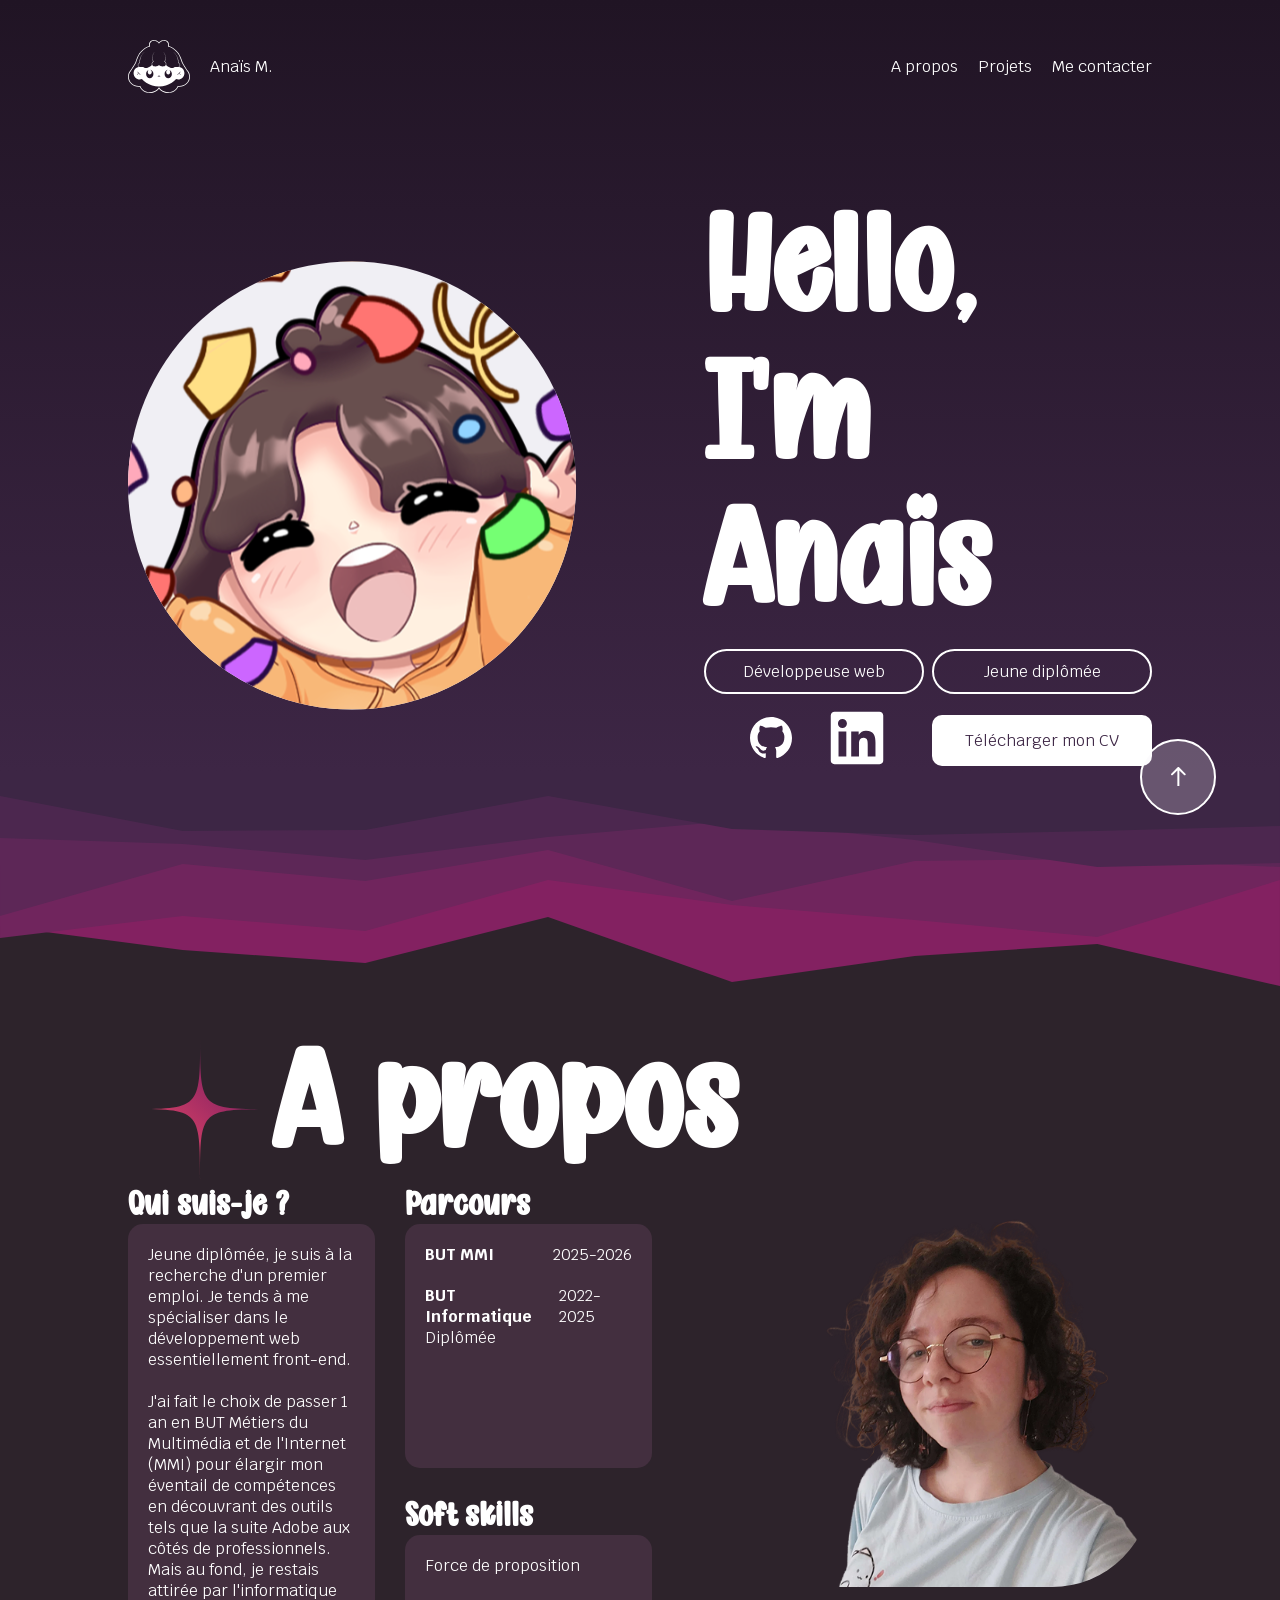
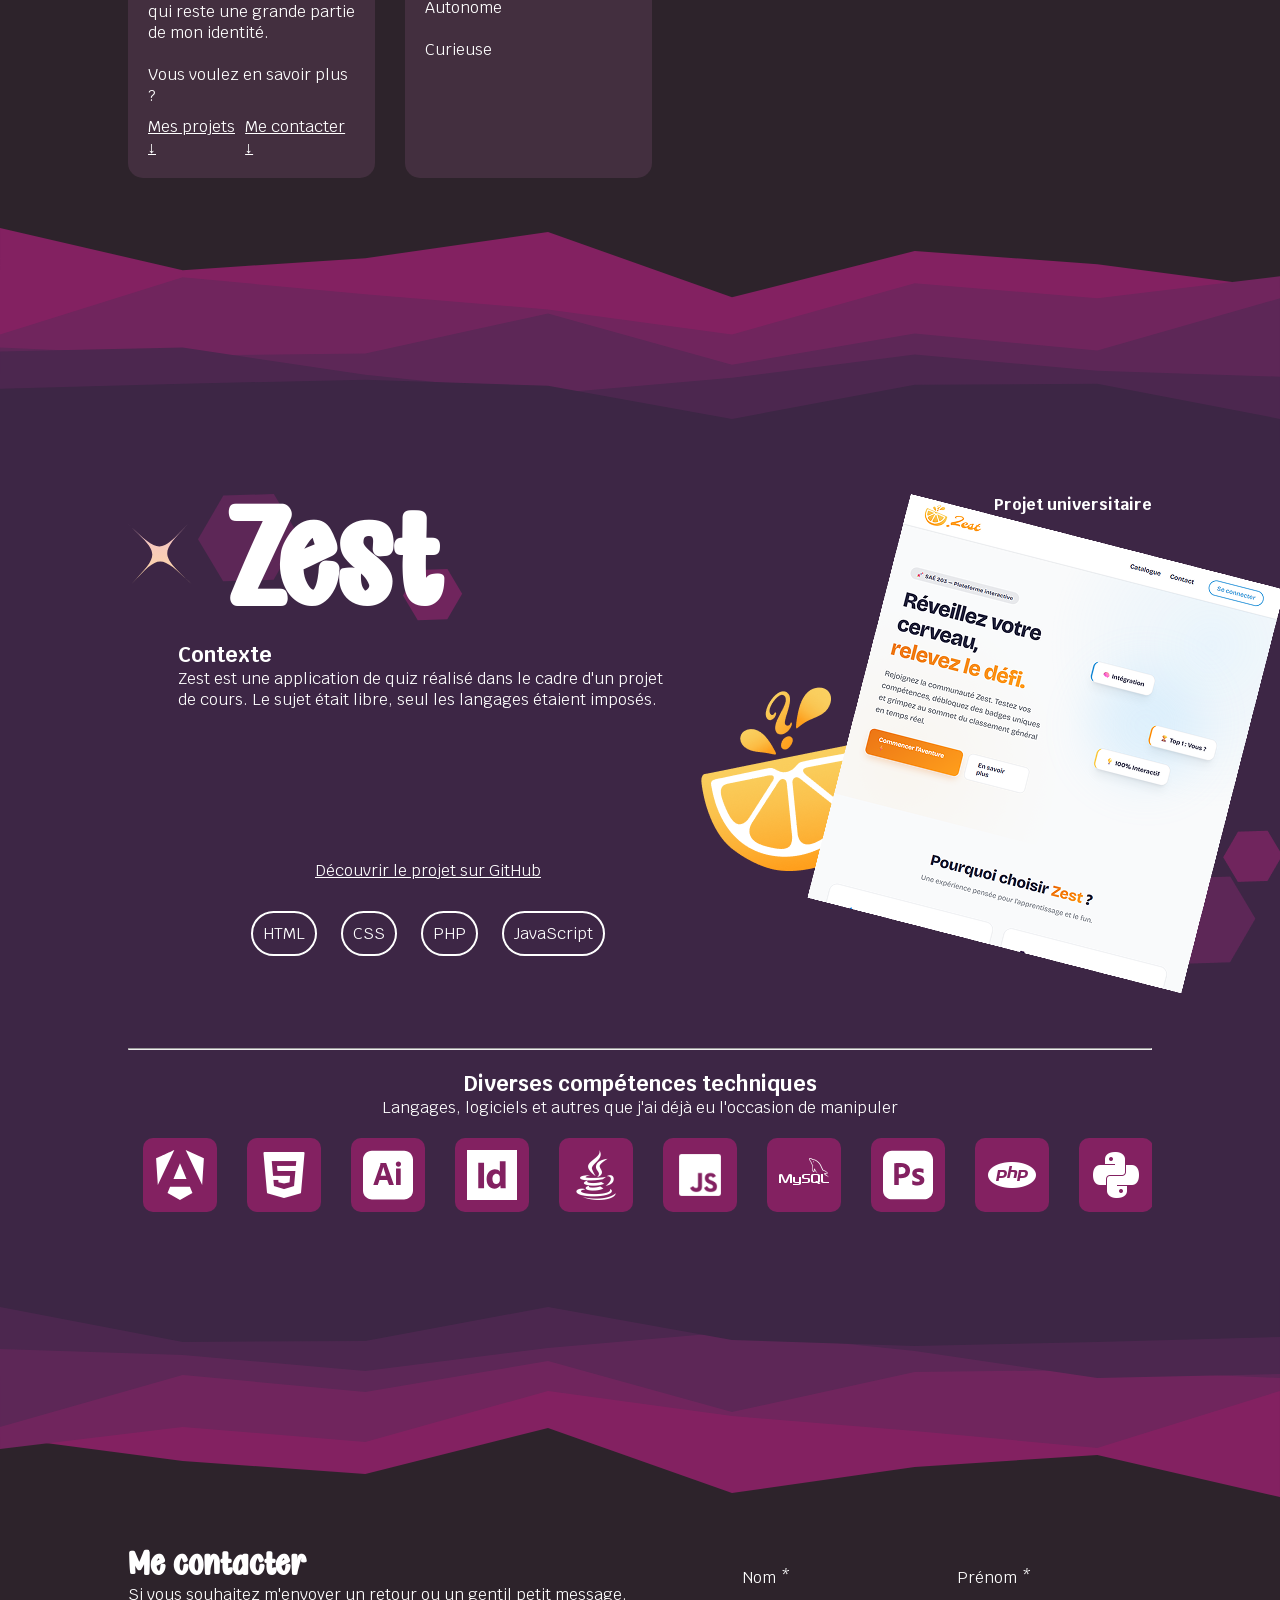
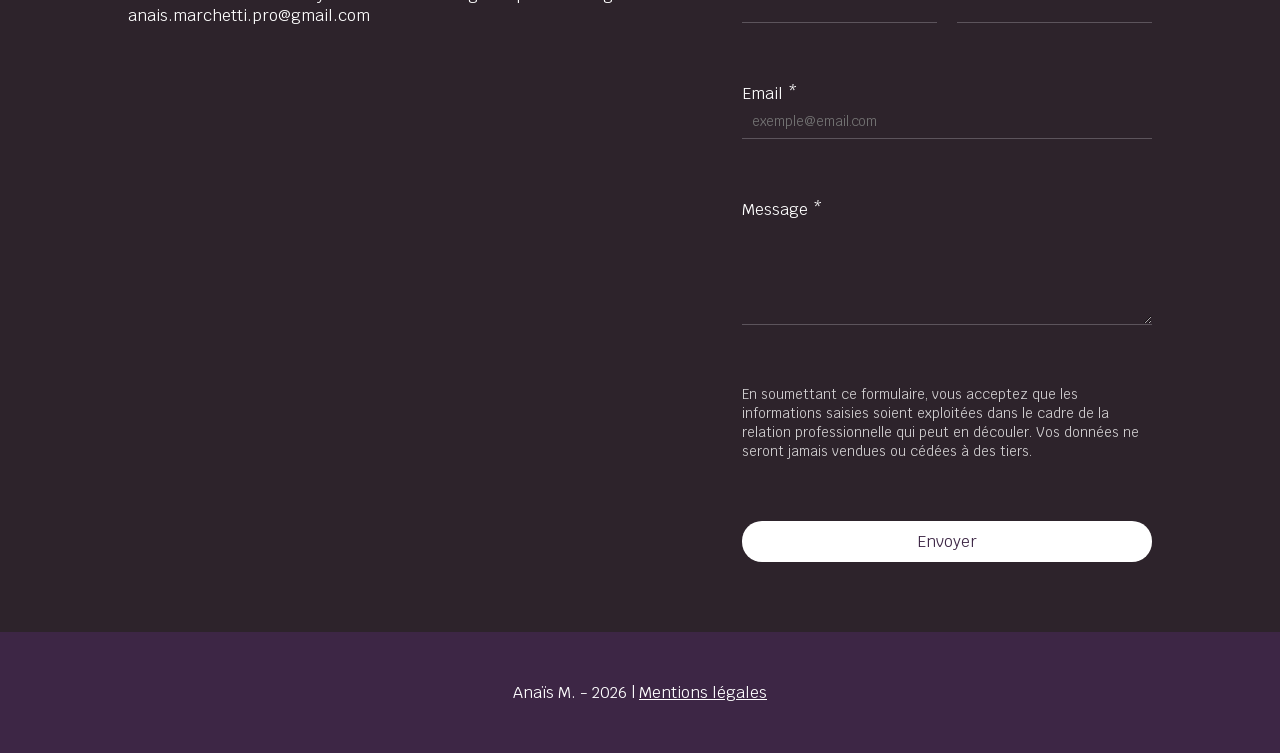
<file: index.html>
<!doctype html>
<html lang="fr">
<head>
    <meta charset="UTF-8">
    <meta name="viewport" content="width=device-width, initial-scale=1.0">
    <meta http-equiv="X-UA-Compatible" content="ie=edge">
    <link rel="icon" type="image/x-icon" href="assets/logo_white.svg">
    <link rel="stylesheet" href="css/style.css">
    <title>Anaïs M. - Portfolio</title>
</head>
<body>
<header>
    <a href="#hero" id="logo">
        <img src="assets/logo_white.svg" alt="logo">
        Anaïs M.
    </a>

    <button class="burger" aria-label="Ouvrir le menu">
        <span class="bar"></span>
        <span class="bar"></span>
        <span class="bar"></span>
    </button>

    <nav>
        <a href="#aPropos">A propos</a>
        <a href="#projets">Projets</a>
        <a href="#contact">Me contacter</a>
    </nav>
</header>
<main>
    <a href="#" id="to-the-top"><img src="assets/arrow.svg" alt="top arrow"></a>

    <div id="hero">
        <img src="assets/annaHype.svg" alt="Anaïs Chibi" id="chibi">

        <div id="hello">
            <h1>Hello,<br> I'm Anaïs</h1>

            <div class="hero-grid">
                <p class="tag">Développeuse web</p>
                <p class="tag">Jeune diplômée</p>

                <div class="socials">
                    <a target="_blank" href="https://github.com/AnnaAnnakie"><img src="assets/GitHub.svg" alt="GitHub"
                                                                                  class="icon"></a>
                    <a target="_blank" href="https://www.linkedin.com/in/ana%C3%AFs--marchetti/"><img
                            src="assets/LinkedIn.svg" alt="LinkedIn" class="icon"></a>
                </div>

                <a target="_blank" href="download/CV%20Anaïs%20Marchetti%20FR.pdf" download="CV_Anais_Marchetti.pdf"
                   id="download-cv">Télécharger mon CV</a>
            </div>
        </div>
    </div>
    <img src="assets/transition.svg" alt="transition" class="transition">

    <div id="aPropos">
        <h1>
            <img src="assets/pinkStar.svg" alt="star">
            A propos
        </h1>

        <div class="apropos-content">
            <div id="infos">
                <div id="about">
                    <h2>Qui suis-je ?</h2>
                    <div class="block">
                        <p>
                            Jeune diplômée, je suis à la recherche d'un premier emploi. Je tends à me spécialiser dans
                            le développement web essentiellement front-end.
                            <br><br>
                            J'ai fait le choix de passer 1 an en BUT Métiers du Multimédia et de l'Internet (MMI) pour
                            élargir mon éventail de compétences en découvrant des outils tels que la suite Adobe aux
                            côtés de professionnels. Mais au fond, je restais attirée par l'informatique qui reste une
                            grande partie de mon identité.
                            <br><br>
                            Vous voulez en savoir plus ?
                        </p>
                        <div id="redirect">
                            <a href="#projets">Mes projets &darr;</a>
                            <a href="#contact">Me contacter &darr;</a>
                        </div>
                    </div>
                </div>

                <div id="parcours">
                    <h2>Parcours</h2>
                    <div class="block">
                        <div class="inline">
                            <p><strong>BUT MMI</strong></p>
                            <p>2025-2026</p>
                        </div>
                        <div class="inline">
                            <p><strong>BUT Informatique</strong></p>
                            <p>2022-2025</p>
                        </div>
                        <p>Diplômée</p>
                    </div>
                </div>

                <div id="softSkills">
                    <h2>Soft skills</h2>
                    <div class="block">
                        <p>
                            Force de proposition
                            <br><br>
                            Autonome
                            <br><br>
                            Curieuse
                        </p>
                    </div>
                </div>
            </div>

            <img src="assets/photo.png" alt="photo-de-profil" class="photo">
        </div>
    </div>

    <img src="assets/reverse-transition.svg" alt="transition" class="transition">

    <div id="projets">
        <div id="zest">
            <div class="project-desc">
                <div id="title-decoration">
                    <img src="assets/yellowStar.svg" alt="yellow star" id="yellowStar" class="decoration">
                    <img src="assets/pinkPolygon.svg" alt="pink polygon" id="pinkPolygon" class="decoration">
                    <img src="assets/altPinkPolygon.svg" alt="altPinkPolygon" id="altPinkPolygon" class="decoration">
                    <h1>Zest</h1>
                </div>
                <h3>Contexte</h3>
                <p>
                    Zest est une application de quiz réalisé dans le cadre d'un projet de cours. Le sujet était libre,
                    seul les langages étaient imposés.
                </p>

                <a href="https://github.com/AnnaAnnakie/SAE203">Découvrir le projet sur GitHub</a>

                <div class="tags">
                    <p class="tag">HTML</p>
                    <p class="tag">CSS</p>
                    <p class="tag">PHP</p>
                    <p class="tag">JavaScript</p>
                </div>
            </div>

            <div class="project-media">
                <p class="infoProject"><strong>Projet universitaire</strong></p>
                <img src="assets/Zest.png" alt="screenshot" id="screenshot">
            </div>
        </div>

        <hr>
        <div id="skills">
            <h3>Diverses compétences techniques</h3>
            <p>Langages, logiciels et autres que j'ai déjà eu l'occasion de manipuler</p>
            <div id="scroller"></div>
        </div>
    </div>

    <img src="assets/transition.svg" alt="transition" class="transition">

    <div id="contact">
        <div class="contact-text">
            <h2>Me contacter</h2>
            <p>Si vous souhaitez m'envoyer un retour ou un gentil petit message.</p>
            <a href="mailto:anais.marchetti.pro@gmail.com">anais.marchetti.pro@gmail.com</a>
        </div>

        <form action="https://formspree.io/f/xbdnladk" method="POST">
            <div>
                <label for="nom">Nom <em>*</em></label>
                <input type="text" id="nom" name="nom" required>
            </div>
            <div>
                <label for="prenom">Prénom <em>*</em></label>
                <input type="text" id="prenom" name="prenom" required>
            </div>
            <div class="wide">
                <label for="email">Email <em>*</em></label>
                <input type="email" id="email" name="email" placeholder="exemple@email.com" required>
            </div>
            <div class="wide">
                <label for="message">Message <em>*</em></label>
                <textarea name="message" id="message" rows="6" required></textarea>
            </div>

            <div class="wide privacy-text">
                <p>En soumettant ce formulaire, vous acceptez que les informations saisies soient exploitées dans le
                    cadre de la relation professionnelle qui peut en découler. Vos données ne seront jamais vendues ou
                    cédées à des tiers.</p>
            </div>

            <div class="wide">
                <button type="submit">Envoyer</button>
            </div>
        </form>
    </div>
</main>
<footer>
    <p>Anaïs M. - 2026 | <a href="mentions-legales.html" style="text-decoration: underline; color: inherit;">Mentions
        légales</a></p>
</footer>
<script src="js/script.js"></script>
</body>
</html>
</file>
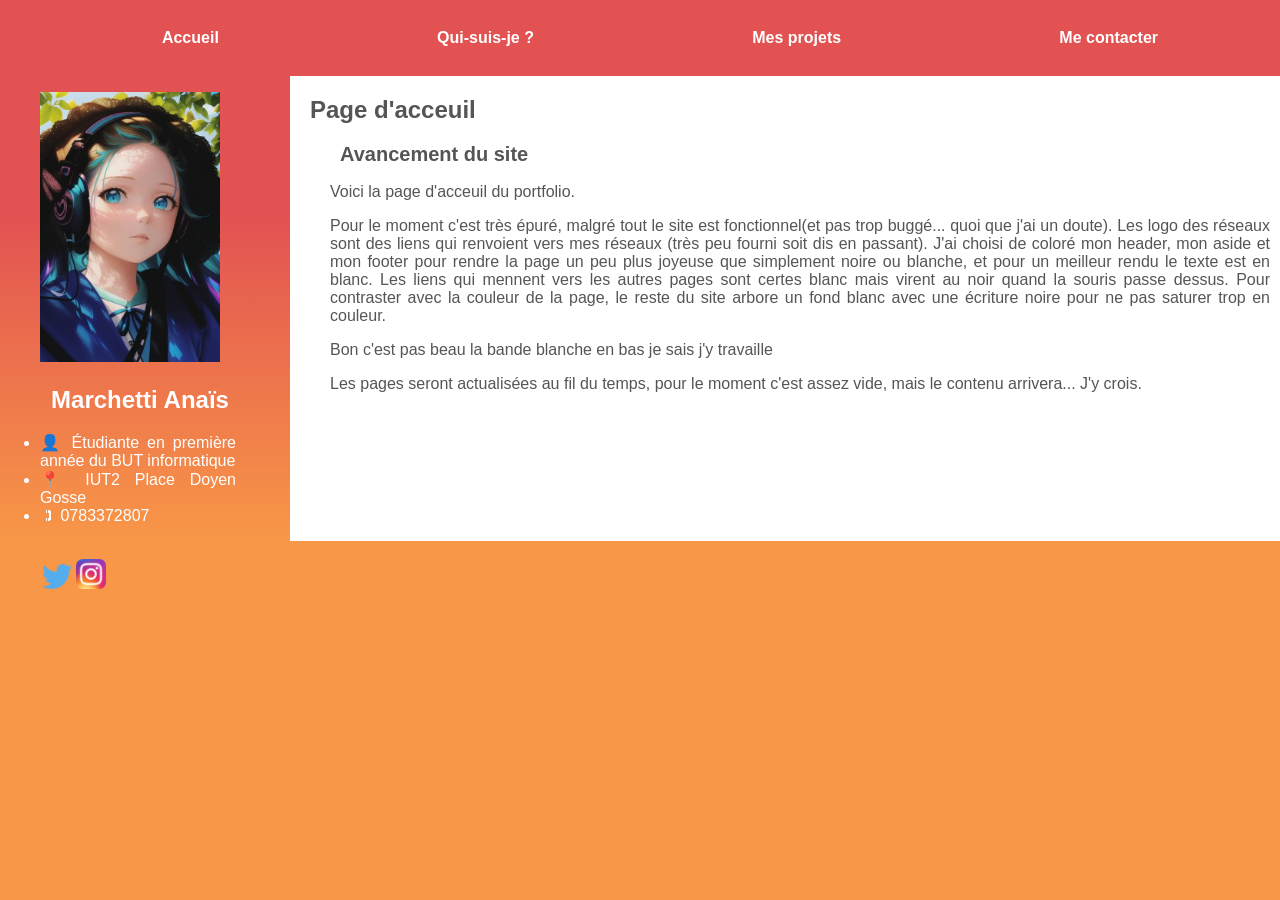
<file: portfolio/index.html>
<!DOCTYPE html>
  <html lang="fr">
    <head>
      <meta charset="UTF-8">
      <title>Mon portfolio</title>
      <link rel="stylesheet" href="portfolio.css"> <!-- Feuille de style principale -->
      <link rel="stylesheet" href="themes/style.css"> <!-- Changement de thème ici -->
    </head>

    <body>

        <!-- 
          Barre de navigation principale.
          À noter : le lien actif contient un nom de classe "actif"
        -->
      <header>
        <nav>
          <ul>
            <li><a class="actif" href="index.html">Accueil</a></li>
            <li><a href="qui-suis-je.html">Qui-suis-je ?</a></li>
            <li><a href="mes-projets.html">Mes projets</a></li>
            <li><a href="me-contacter.html">Me contacter</a></li>
          </ul>
        </nav>
      </header>
      <main>

        <!-- 
          Menu latéral montrant une photo de profil
          ainsi que des informations personnelles
        -->
        <aside>

          <!-- Photo de profil à remplacer -->
          <figure>
            <img src="./img/pp.jpg" alt="Photo de profil">
          </figure>

          <!-- Informations personnelles -->
          <h2>Marchetti Anaïs</h2>
          <ul>
            <li>&#128100; Étudiante en première année du BUT informatique</li>
            <li>&#128205; IUT2 Place Doyen Gosse</li>
            <li>&#128381; 0783372807</li>
            

          </ul>
        </aside>

        <!-- Le contenu principal apparait ici -->
        <article>

          <!-- Titre de la page -->
          <h1>Page d'acceuil</h1>

          <!-- Il est optionnellement possible de diviser le contenu principale en sections -->
          <section>

            <!-- Titre de la page -->
            <h2>Avancement du site</h2>
            
            <p>
              Voici la page d'acceuil du portfolio.
            </p>
            <p>
              Pour le moment c'est très épuré, malgré tout le site est fonctionnel(et pas trop buggé... quoi que j'ai un doute).
              Les logo des réseaux sont des liens qui renvoient vers mes réseaux (très peu fourni soit dis en passant). 
              J'ai choisi de coloré mon header, 
              mon aside et mon footer pour rendre la page un peu plus joyeuse que simplement noire ou blanche, 
              et pour un meilleur rendu le texte est en blanc. 
              Les liens qui mennent vers les autres pages sont certes blanc mais virent au noir quand la souris passe dessus. 
              Pour contraster avec la couleur de la page, le reste du site arbore un fond blanc avec une écriture noire pour 
              ne pas saturer trop en couleur. 
            
            </p>

            <p>Bon c'est pas beau la bande blanche en bas je sais j'y travaille</p>
            <p>
              Les pages seront actualisées au fil du temps, pour le moment c'est assez vide, mais le contenu arrivera... J'y crois.
            </p>
          </section>

        </article>

      </main>

      <!-- Barre des réseaux sociaux -->
      <footer>
        <nav>
          <ul>
            <li><a href="https://twitter.com/Annakie18" target="_blank"><img src="img/Twitter.png" width="30"></a></li>
            <li><a href="https://instagram.com/anais_annakie" target="_blank"><img src="img/Insta.png" width="30"></a></li>
          </ul>
        </nav>
      </footer>
    </body>
  </html>
</file>
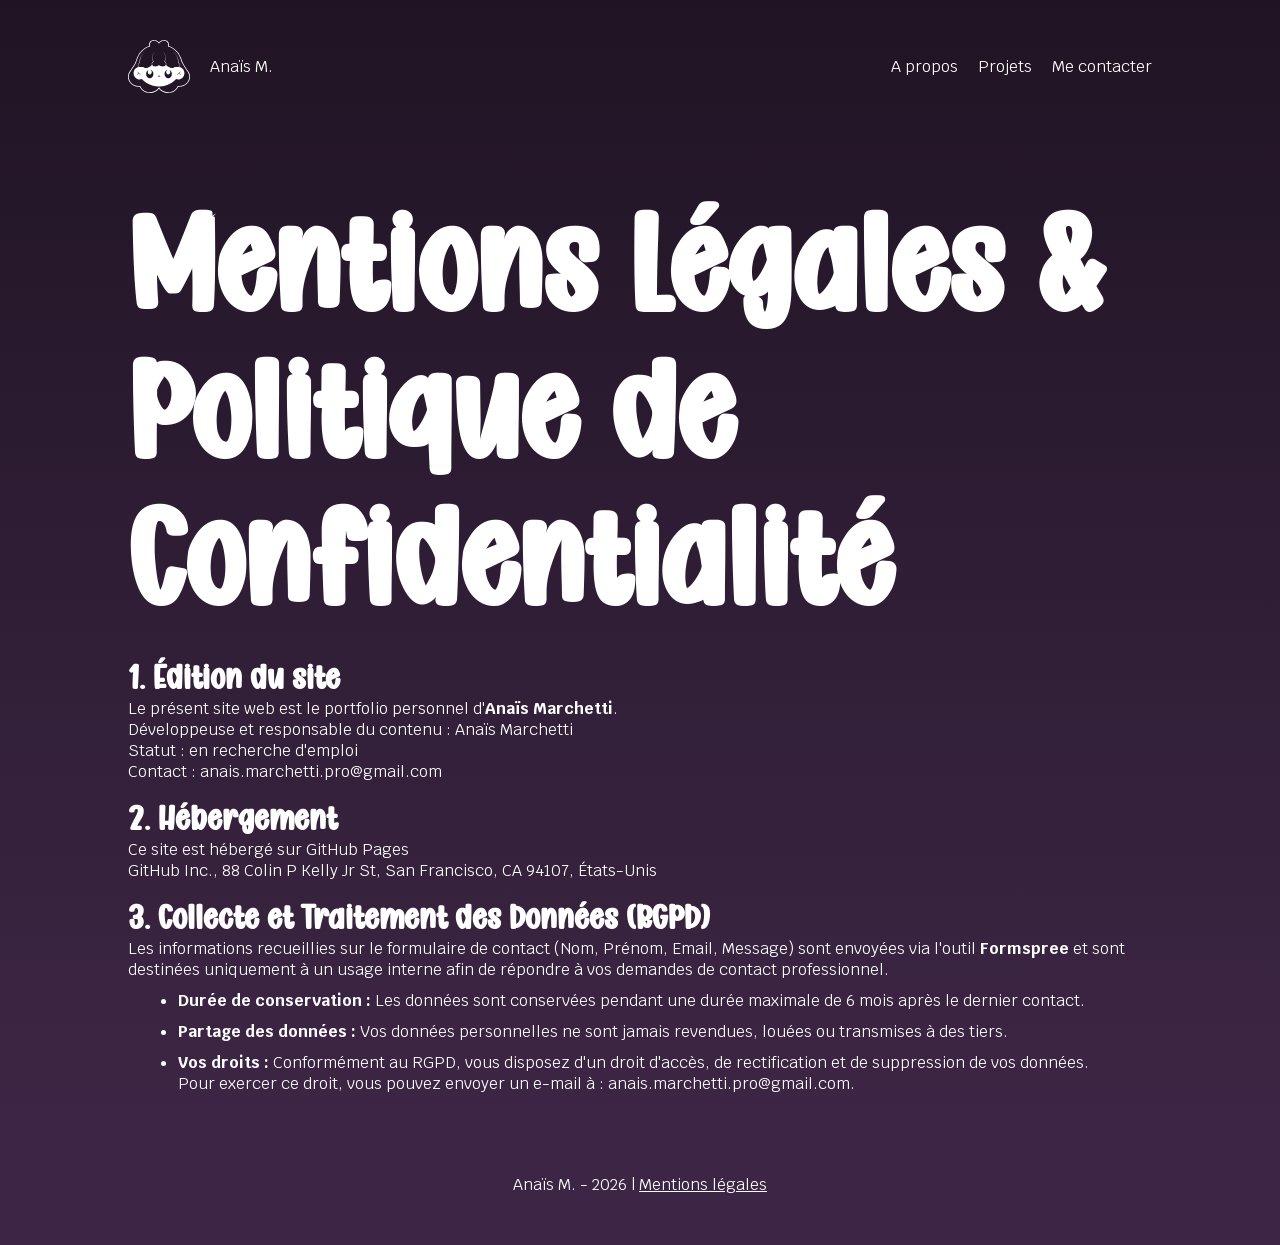
<file: mentions-legales.html>
<!doctype html>
<html lang="fr">
<head>
    <meta charset="UTF-8">
    <meta name="viewport" content="width=device-width, initial-scale=1.0">
    <meta http-equiv="X-UA-Compatible" content="ie=edge">
    <link rel="icon" type="image/x-icon" href="assets/logo_white.svg">
    <link rel="stylesheet" href="css/style.css">
    <title>Mentions Légales & Confidentialité - Anaïs M.</title>
</head>
<body>
<header>
    <a href="index.html#hero" id="logo">
        <img src="assets/logo_white.svg" alt="logo">
        Anaïs M.
    </a>
    <nav>
        <a href="index.html#aPropos">A propos</a>
        <a href="index.html#projets">Projets</a>
        <a href="index.html#contact">Me contacter</a>
    </nav>
</header>
<main id="mentions-legales">
    <h1>Mentions Légales & Politique de Confidentialité</h1>

    <h2>1. Édition du site</h2>
    <p>Le présent site web est le portfolio personnel d'<strong>Anaïs Marchetti</strong>.<br>
        Développeuse et responsable du contenu : Anaïs Marchetti<br>
        Statut : en recherche d'emploi <br>
        Contact : anais.marchetti.pro@gmail.com</p>

    <h2>2. Hébergement</h2>
    <p>Ce site est hébergé sur GitHub Pages<br>
        GitHub Inc., 88 Colin P Kelly Jr St, San Francisco, CA 94107, États-Unis</p>

    <h2>3. Collecte et Traitement des Données (RGPD)</h2>
    <p>Les informations recueillies sur le formulaire de contact (Nom, Prénom, Email, Message) sont envoyées via l'outil
        <strong>Formspree</strong> et sont destinées uniquement à un usage interne afin de répondre à vos demandes de
        contact professionnel.</p>
    <ul>
        <li><strong>Durée de conservation :</strong> Les données sont conservées pendant une durée maximale de 6 mois
            après le dernier contact.
        </li>
        <li><strong>Partage des données :</strong> Vos données personnelles ne sont jamais revendues, louées ou
            transmises à des tiers.
        </li>
        <li><strong>Vos droits :</strong> Conformément au RGPD, vous disposez d'un droit d'accès, de rectification et de
            suppression de vos données. Pour exercer ce droit, vous pouvez envoyer un e-mail à :
            anais.marchetti.pro@gmail.com.
        </li>
    </ul>
</main>
<footer>
    <p>Anaïs M. - 2026 | <a href="mentions-legales.html" style="text-decoration: underline; color: inherit;">Mentions
        légales</a></p>
</footer>
</body>
</html>
</file>
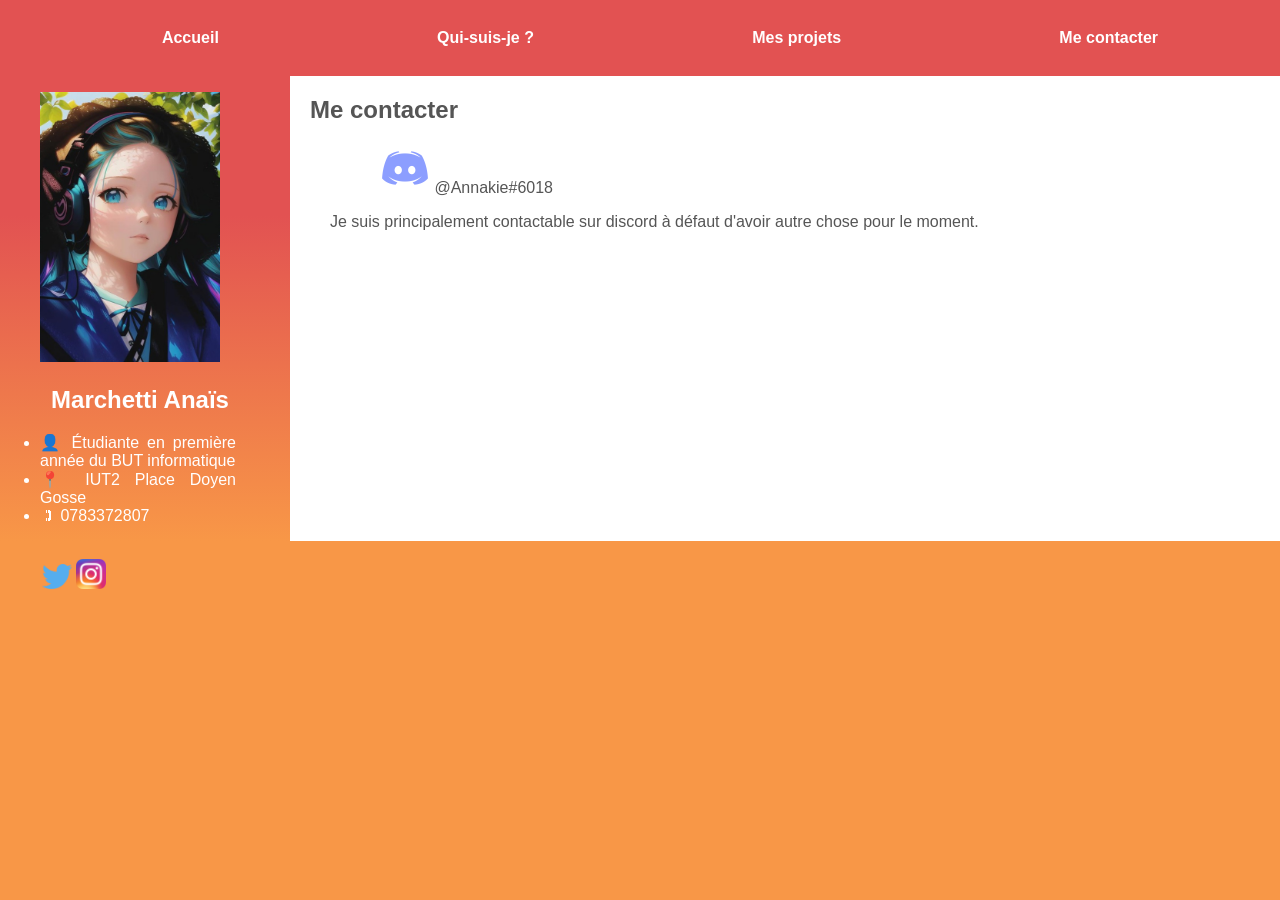
<file: portfolio/me-contacter.html>
<!DOCTYPE html>
  <html lang="fr">
    <head>
      <meta charset="UTF-8">
      <title>Mon portfolio</title>
      <link rel="stylesheet" href="portfolio.css"> <!-- Feuille de style principale -->
      <link rel="stylesheet" href="themes/style.css"> <!-- Changement de thème ici -->
    </head>

    <body>

        <!-- 
          Barre de navigation principale.
          À noter : le lien actif contient un nom de classe "actif"
        -->
      <header>
        <nav>
          <ul>
            <li><a href="index.html">Accueil</a></li>
            <li><a href="qui-suis-je.html">Qui-suis-je ?</a></li>
            <li><a href="mes-projets.html">Mes projets</a></li>
            <li><a class="actif" href="me-contacter.html">Me contacter</a></li>
          </ul>
        </nav>
      </header>

      <main>

        <!-- 
          Menu latéral montrant une photo de profil
          ainsi que des informations personnelles
        -->
        <aside>

          <!-- Photo de profil à remplacer -->
          <figure>
            <img src="./img/pp.jpg" alt="Photo de profil">
          </figure>

          <!-- Informations personnelles -->
          <h2>Marchetti Anaïs</h2>
          <ul>
            <li>&#128100; Étudiante en première année du BUT informatique</li>
            <li>&#128205; IUT2 Place Doyen Gosse</li>
            <li>&#128381; 0783372807</li>
          </ul>
        </aside>

        <!-- Le contenu principal apparait ici -->
        <article>

          <!-- Titre de la page -->
          <h1>Me contacter</h1>
          <p><img src="img/Discord.png" alt="discord" width="50px"> @Annakie#6018 </p>

          <p>
            Je suis principalement contactable sur discord à défaut d'avoir autre chose pour le moment.        
          </p>

        </article>

      </main>

      <!-- Barre des réseaux sociaux -->
      <footer>
        <nav>
          <ul>
            <li><a href="https://twitter.com/Annakie18" target="_blank"><img src="img/Twitter.png" width="30"></a></li>
            <li><a href="https://instagram.com/anais_annakie" target="_blank"><img src="img/Insta.png" width="30"></a></li>
          </ul>
        </nav>
      </footer>
    </body>
  </html>
</file>
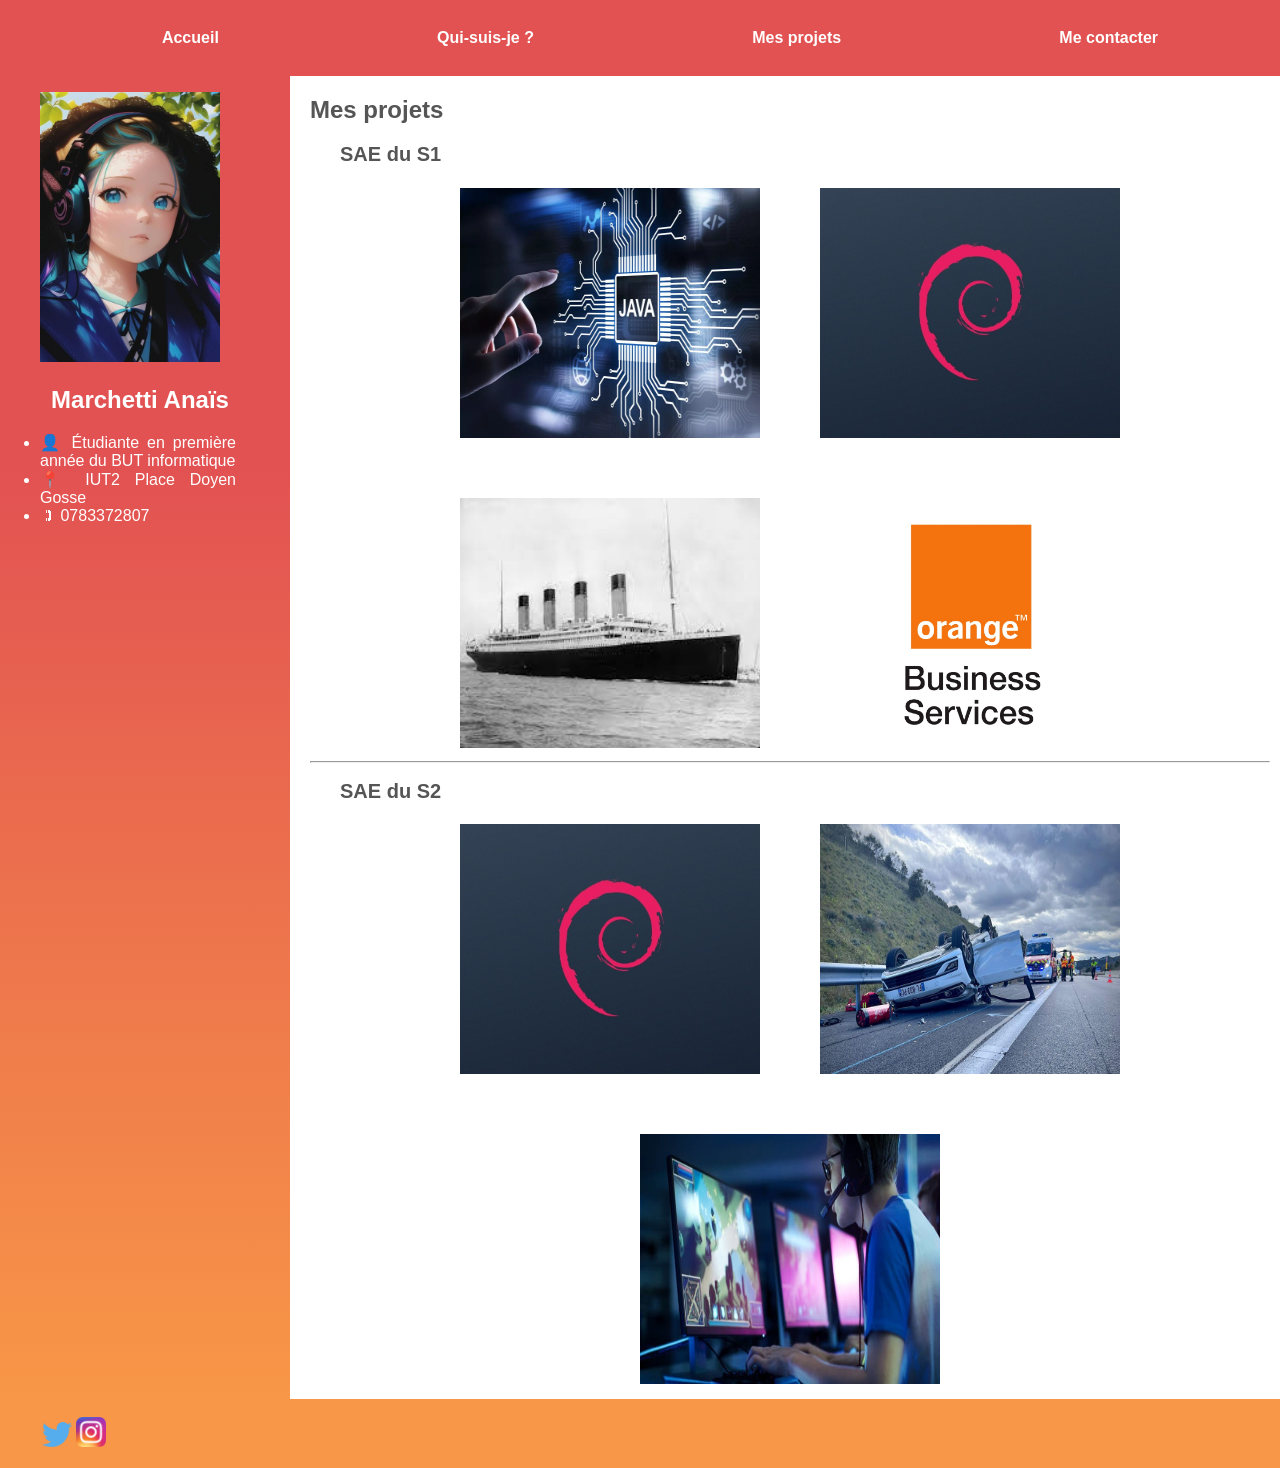
<file: portfolio/mes-projets.html>
<!DOCTYPE html>
  <html lang="fr">
    <head>
      <meta charset="UTF-8">
      <title>Mon portfolio</title>
      <link rel="stylesheet" href="portfolio.css"> <!-- Feuille de style principale -->
      <link rel="stylesheet" href="themes/style.css"> <!-- Changement de thème ici -->
    </head>

    <body>

        <!-- 
          Barre de navigation principale.
          À noter : le lien actif contient un nom de classe "actif"
        -->
      <header>
        <nav>
          <ul>
            <li><a href="index.html">Accueil</a></li>
            <li><a href="qui-suis-je.html">Qui-suis-je ?</a></li>
            <li><a class="actif" href="mes-projets.html">Mes projets</a></li>
            <li><a href="me-contacter.html">Me contacter</a></li>
          </ul>
        </nav>
      </header>

      <main>

        <!-- 
          Menu latéral montrant une photo de profil
          ainsi que des informations personnelles
        -->
        <aside>

          <!-- Photo de profil à remplacer -->
          <figure>
            <img src="./img/pp.jpg" alt="Photo de profil">
          </figure>

          <!-- Informations personnelles -->
          <h2>Marchetti Anaïs</h2>
          <ul>
            <li>&#128100; Étudiante en première année du BUT informatique</li>
            <li>&#128205; IUT2 Place Doyen Gosse</li>
            <li>&#128381; 0783372807</li>
          </ul>
        </aside>

        <!-- Le contenu principal apparait ici -->
        <article class="projet_cat">

          <!-- Titre de la page -->
          <h1>Mes projets</h1>
          <h2>SAE du S1</h2>
          <div class="les_projets">
            <div class="projet">
              <img src="img/java.jpg" alt="java">
              <a href="projet_SAE_0102.html"><span>SAE S1.01 02: Création de lexique intelligent</span> </a>
            </div>

            <div class="projet">
              <img src="img/debian.jpg" alt="">
              <a href="projet_SAE_03.html"><span>SAE S1.03: Debian</span> </a>
            </div>

            <div class="projet">
            <img src="img/titanic.jfif" alt="titanic">
            <a href="projet_SAE_04.html" ><span>SAE S1.04: Titanic</span> </a>
            </div>

            <div class="projet">
            <img src="img/OBS.png" alt="OBS">
            <a href="projet_SAE_0506.html" ><span>SAE S1.05 06: Orange Business Services</span> </a>
            </div>

          </div>

          <hr>

          <h2>SAE du S2</h2>
          <div class="les_projets">
            <div class="projet">
                <img src="img/debian.jpg" alt="idk">
                <a href="projet_SAE2_03.html" ><span>SAE S2.03: Guide d'installation d'un serveur Debian 11</span> </a>
              </div>

              <div class="projet">
                <img src="img/accident.jpg" alt="idk">
                <a href="projet_SAE2_04.html" ><span>SAE S2.04: Exploitation d'une base de donnée</span> </a>
              </div>

              <div class="projet">
                <img src="img/LAN.jpg" alt="idk">
                <a href="projet_MegaSAE.html" ><span>SAE S2.01 02 05 06: Mega SAE</span> </a>
              </div>
          </div>

        </article>

      </main>

      <!-- Barre des réseaux sociaux -->
      <footer>
        <nav>
          <ul>
            <li><a href="https://twitter.com/Annakie18" target="_blank"><img src="img/Twitter.png" alt="Twitter" width="30"></a></li>
            <li><a href="https://instagram.com/anais_annakie" target="_blank"><img src="img/Insta.png" alt="Instagram" width="30"></a></li>
          </ul>
          
        </nav>
      </footer>
    </body>
  </html>
</file>
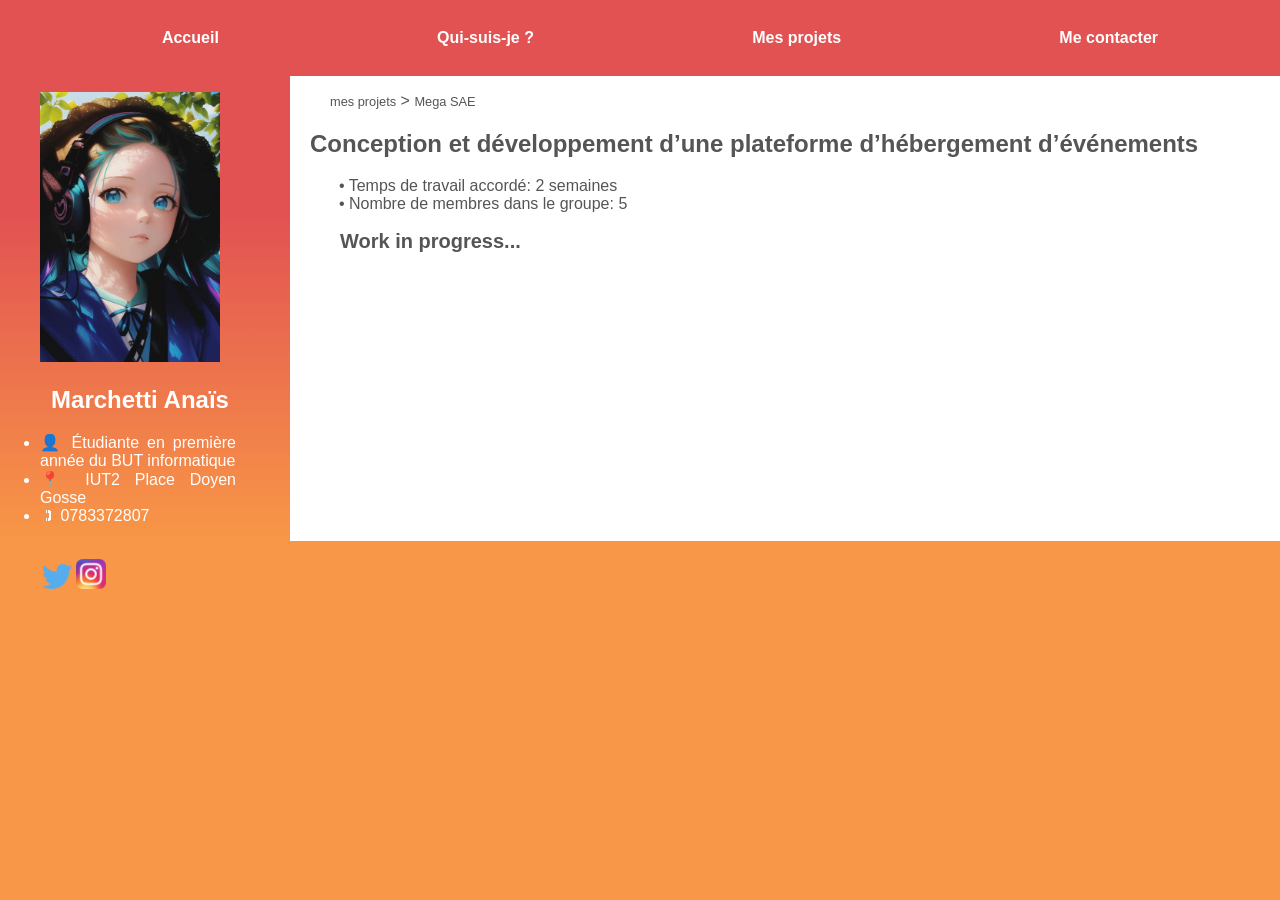
<file: portfolio/projet_MegaSAE.html>
<!DOCTYPE html>
  <html lang="fr">
    <head>
      <meta charset="UTF-8">
      <title>Mon portfolio</title>
      <link rel="stylesheet" href="portfolio.css"> <!-- Feuille de style principale -->
      <link rel="stylesheet" href="themes/style.css"> <!-- Changement de thème ici -->
    </head>

    <body>

        <!-- 
          Barre de navigation principale.
          À noter : le lien actif contient un nom de classe "actif"
        -->
      <header>
        <nav>
          <ul>
            <li><a class="actif" href="index.html">Accueil</a></li>
            <li><a href="qui-suis-je.html">Qui-suis-je ?</a></li>
            <li><a href="mes-projets.html">Mes projets</a></li>
            <li><a href="me-contacter.html">Me contacter</a></li>
          </ul>
        </nav>
      </header>
      <main>

        <!-- 
          Menu latéral montrant une photo de profil
          ainsi que des informations personnelles
        -->
        <aside>

          <!-- Photo de profil à remplacer -->
          <figure>
            <img src="./img/pp.jpg" alt="Photo de profil">
          </figure>

          <!-- Informations personnelles -->
          <h2>Marchetti Anaïs</h2>
          <ul>
            <li>&#128100; Étudiante en première année du BUT informatique</li>
            <li>&#128205; IUT2 Place Doyen Gosse</li>
            <li>&#128381; 0783372807</li>
            

          </ul>
        </aside>

        <!-- Le contenu principal apparait ici -->
        <article>
          <p ><a class="fil" href="mes-projets.html">mes projets</a> > <a class="fil" href="projet_MegaSAE.html">Mega SAE</a></p>
        <h1>Conception et développement d’une plateforme d’hébergement d’événements</h1>
        <p>
          &nbsp; • Temps de travail accordé: 2 semaines<br>
          &nbsp; • Nombre de membres dans le groupe: 5 <br>
        </p>
        <h2>Work in progress...</h2>
        
        
        
        </article>

    </main>

    <!-- Barre des réseaux sociaux -->
    <footer>
      <nav>
        <ul>
          <li><a href="https://twitter.com/Annakie18" target="_blank"><img src="img/Twitter.png" width="30"></a></li>
          <li><a href="https://instagram.com/anais_annakie" target="_blank"><img src="img/Insta.png" width="30"></a></li>
          <li><a</li>
        </ul>
      </nav>
    </footer>
  </body>
</html>
</file>
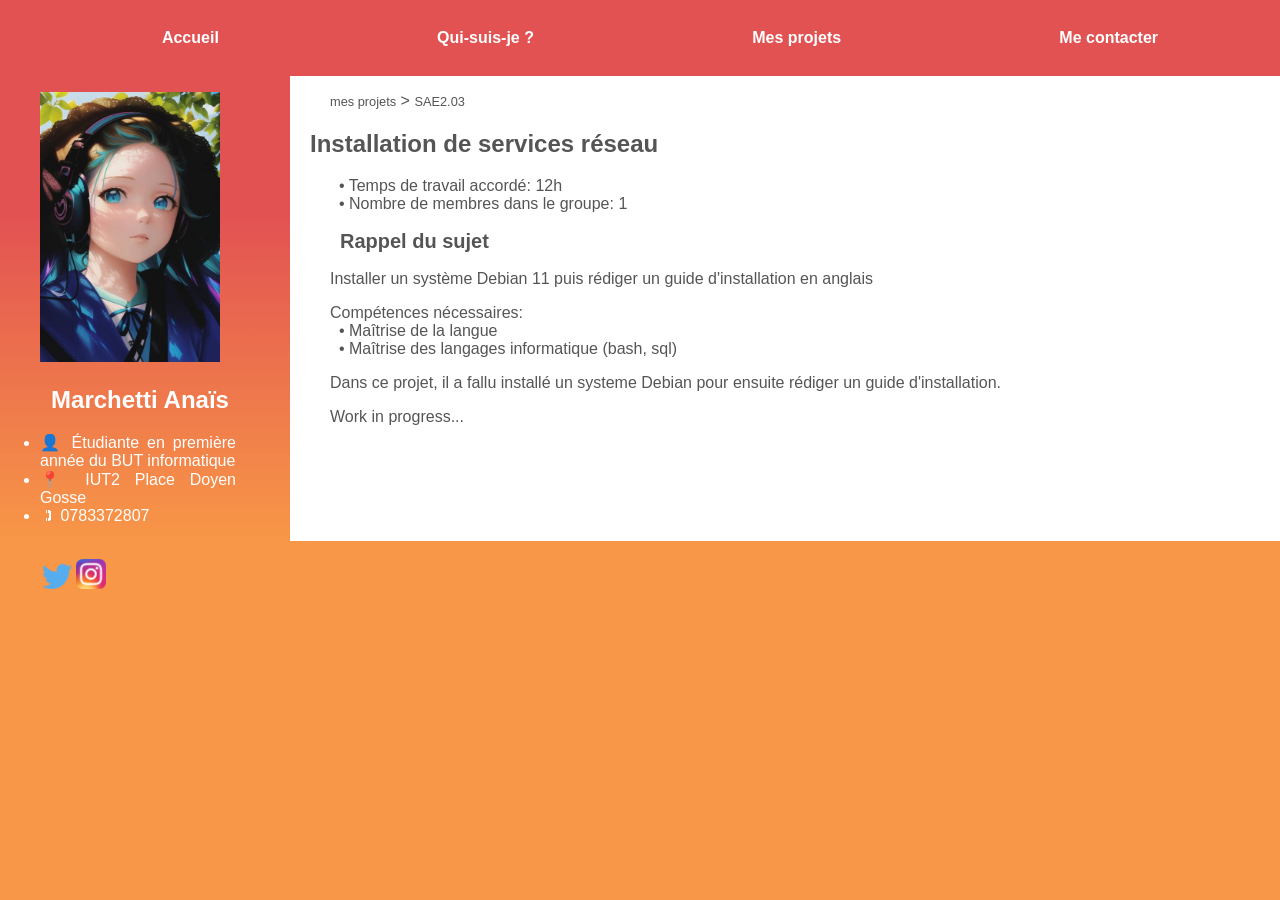
<file: portfolio/projet_SAE2_03.html>
<!DOCTYPE html>
  <html lang="fr">
    <head>
      <meta charset="UTF-8">
      <title>Mon portfolio</title>
      <link rel="stylesheet" href="portfolio.css"> <!-- Feuille de style principale -->
      <link rel="stylesheet" href="themes/style.css"> <!-- Changement de thème ici -->
    </head>

    <body>

        <!-- 
          Barre de navigation principale.
          À noter : le lien actif contient un nom de classe "actif"
        -->
      <header>
        <nav>
          <ul>
            <li><a class="actif" href="index.html">Accueil</a></li>
            <li><a href="qui-suis-je.html">Qui-suis-je ?</a></li>
            <li><a href="mes-projets.html">Mes projets</a></li>
            <li><a href="me-contacter.html">Me contacter</a></li>
          </ul>
        </nav>
      </header>
      <main>

        <!-- 
          Menu latéral montrant une photo de profil
          ainsi que des informations personnelles
        -->
        <aside>

          <!-- Photo de profil à remplacer -->
          <figure>
            <img src="./img/pp.jpg" alt="Photo de profil">
          </figure>

          <!-- Informations personnelles -->
          <h2>Marchetti Anaïs</h2>
          <ul>
            <li>&#128100; Étudiante en première année du BUT informatique</li>
            <li>&#128205; IUT2 Place Doyen Gosse</li>
            <li>&#128381; 0783372807</li>
            

          </ul>
        </aside>

        <!-- Le contenu principal apparait ici -->
        <article>
          <p ><a class="fil" href="mes-projets.html">mes projets</a> > <a class="fil" href="projet_SAE2_03.html">SAE2.03</a></p>
          <h1>Installation de services réseau</h1>
          <p>
            &nbsp; • Temps de travail accordé: 12h <br>
            &nbsp; • Nombre de membres dans le groupe: 1 <br>
          </p>
          <h2>Rappel du sujet</h2>
          <p>Installer un système Debian 11 puis rédiger un guide d'installation en anglais</p>
          <p>Compétences nécessaires:<br>
            &nbsp; • Maîtrise de la langue<br>
            &nbsp; • Maîtrise des langages informatique (bash, sql)<br>
            
          </p>
          <p>
            Dans ce projet, il a fallu installé un systeme Debian pour ensuite rédiger un guide d'installation.
          </p>
          <p>Work in progress...</p>
        
        </article>

    </main>

    <!-- Barre des réseaux sociaux -->
    <footer>
      <nav>
        <ul>
          <li><a href="https://twitter.com/Annakie18" target="_blank"><img src="img/Twitter.png" width="30"></a></li>
          <li><a href="https://instagram.com/anais_annakie" target="_blank"><img src="img/Insta.png" width="30"></a></li>
          <li><a</li>
        </ul>
      </nav>
    </footer>
  </body>
</html>
</file>
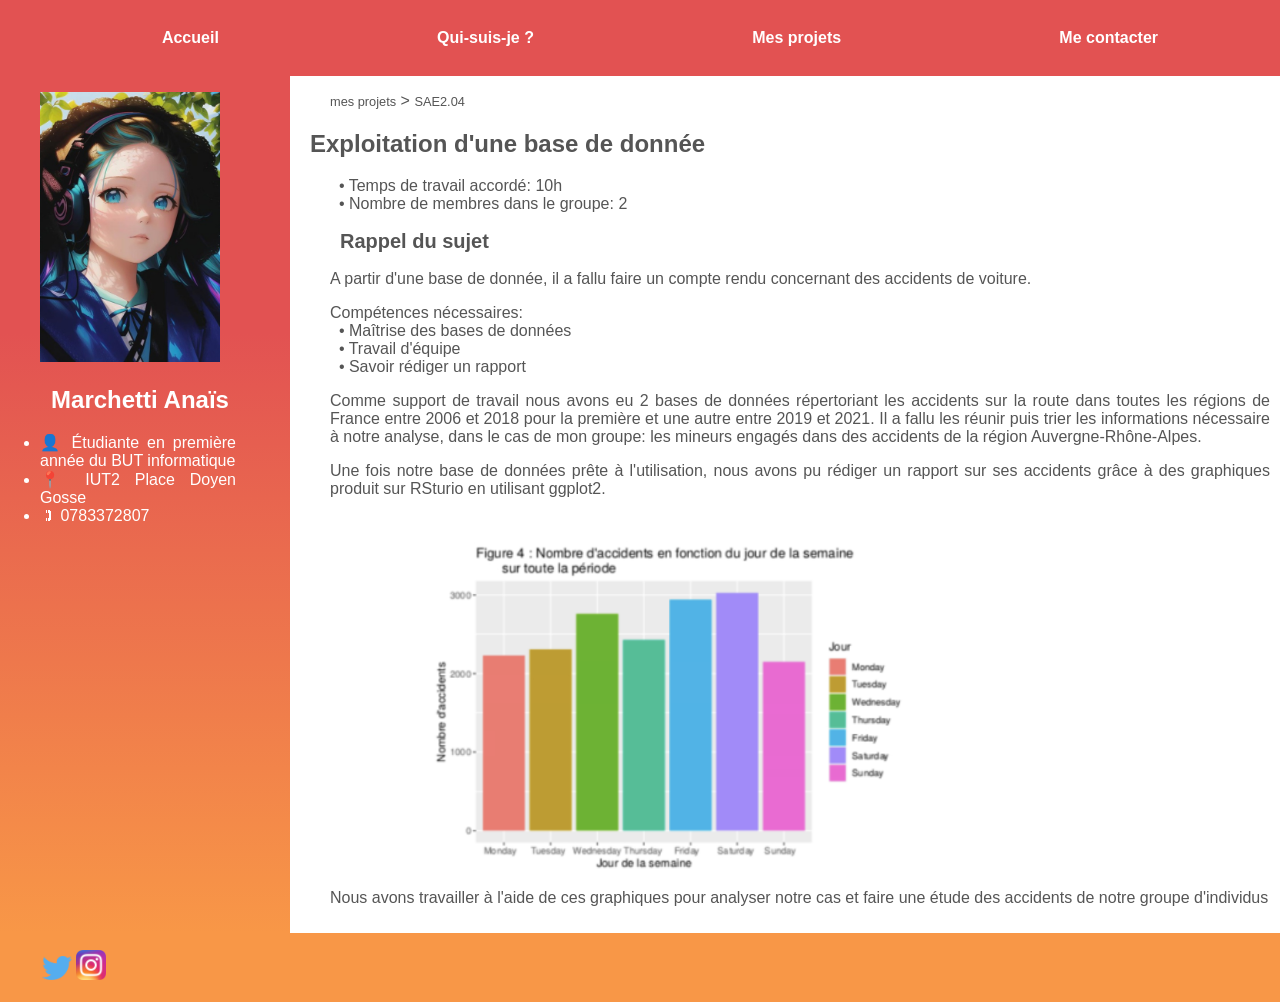
<file: portfolio/projet_SAE2_04.html>
<!DOCTYPE html>
  <html lang="fr">
    <head>
      <meta charset="UTF-8">
      <title>Mon portfolio</title>
      <link rel="stylesheet" href="portfolio.css"> <!-- Feuille de style principale -->
      <link rel="stylesheet" href="themes/style.css"> <!-- Changement de thème ici -->
    </head>

    <body>

        <!-- 
          Barre de navigation principale.
          À noter : le lien actif contient un nom de classe "actif"
        -->
      <header>
        <nav>
          <ul>
            <li><a class="actif" href="index.html">Accueil</a></li>
            <li><a href="qui-suis-je.html">Qui-suis-je ?</a></li>
            <li><a href="mes-projets.html">Mes projets</a></li>
            <li><a href="me-contacter.html">Me contacter</a></li>
          </ul>
        </nav>
      </header>
      <main>

        <!-- 
          Menu latéral montrant une photo de profil
          ainsi que des informations personnelles
        -->
        <aside>

          <!-- Photo de profil à remplacer -->
          <figure>
            <img src="./img/pp.jpg" alt="Photo de profil">
          </figure>

          <!-- Informations personnelles -->
          <h2>Marchetti Anaïs</h2>
          <ul>
            <li>&#128100; Étudiante en première année du BUT informatique</li>
            <li>&#128205; IUT2 Place Doyen Gosse</li>
            <li>&#128381; 0783372807</li>
            

          </ul>
        </aside>

        <!-- Le contenu principal apparait ici -->
        <article>
          <p ><a class="fil" href="mes-projets.html">mes projets</a> > <a class="fil" href="projet_SAE2_04.html">SAE2.04</a></p>
        <h1>Exploitation d'une base de donnée</h1>
        <p>
          &nbsp; • Temps de travail accordé: 10h <br>
          &nbsp; • Nombre de membres dans le groupe: 2 <br>
        </p>
        <h2>Rappel du sujet</h2>
        <p>A partir d'une base de donnée, il a fallu faire un compte rendu concernant des accidents de voiture.</p>
        <p>Compétences nécessaires:<br>
          &nbsp; • Maîtrise des bases de données<br>
          &nbsp; • Travail d'équipe<br>
          &nbsp; • Savoir rédiger un rapport
        </p>
        <p>Comme support de travail nous avons eu 2 bases de données répertoriant les accidents sur la route dans toutes les régions de France
          entre 2006 et 2018 pour la première et une autre entre 2019 et 2021. Il a fallu les réunir puis trier les informations nécessaire à notre
          analyse, dans le cas de mon groupe: les mineurs engagés dans des accidents de la région Auvergne-Rhône-Alpes.
        </p>
        <p>Une fois notre base de données prête à l'utilisation, nous avons pu rédiger un rapport sur ses accidents grâce à des graphiques
          produit sur RSturio en utilisant ggplot2.
        </p>
        <img src="img/graphique.png" alt="graphique" width="600">
        <p>Nous avons travailler à l'aide de ces graphiques pour analyser notre cas et faire une étude des accidents de notre groupe d'individus</p>
        
        </article>

    </main>

    <!-- Barre des réseaux sociaux -->
    <footer>
      <nav>
        <ul>
          <li><a href="https://twitter.com/Annakie18" target="_blank"><img src="img/Twitter.png" width="30"></a></li>
          <li><a href="https://instagram.com/anais_annakie" target="_blank"><img src="img/Insta.png" width="30"></a></li>
          <li><a</li>
        </ul>
      </nav>
    </footer>
  </body>
</html>
</file>
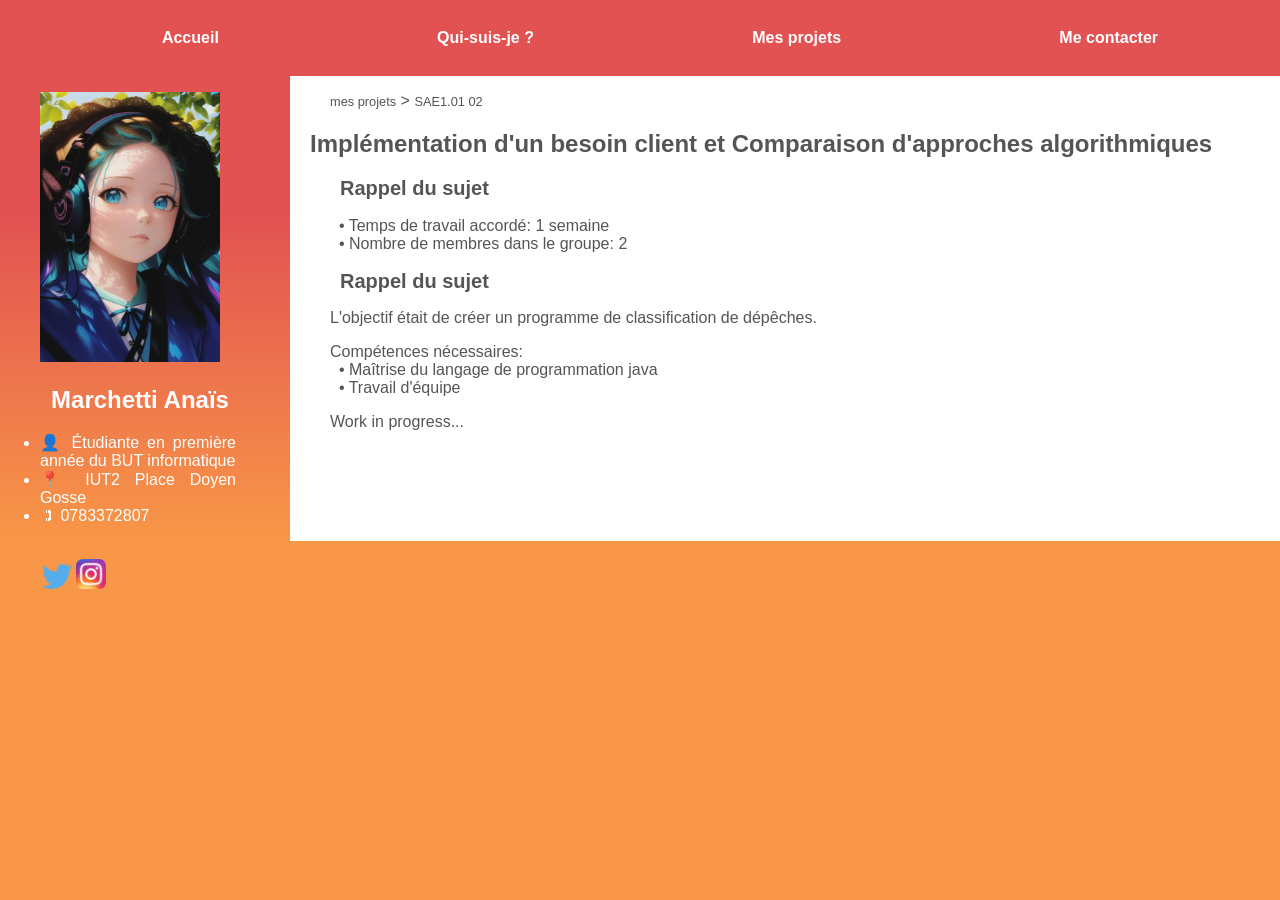
<file: portfolio/projet_SAE_0102.html>
<!DOCTYPE html>
  <html lang="fr">
    <head>
      <meta charset="UTF-8">
      <title>Mon portfolio</title>
      <link rel="stylesheet" href="portfolio.css"> <!-- Feuille de style principale -->
      <link rel="stylesheet" href="themes/style.css"> <!-- Changement de thème ici -->
    </head>

    <body>

        <!-- 
          Barre de navigation principale.
          À noter : le lien actif contient un nom de classe "actif"
        -->
      <header>
        <nav>
          <ul>
            <li><a class="actif" href="index.html">Accueil</a></li>
            <li><a href="qui-suis-je.html">Qui-suis-je ?</a></li>
            <li><a href="mes-projets.html">Mes projets</a></li>
            <li><a href="me-contacter.html">Me contacter</a></li>
          </ul>
        </nav>
      </header>
      <main>

        <!-- 
          Menu latéral montrant une photo de profil
          ainsi que des informations personnelles
        -->
        <aside>

          <!-- Photo de profil à remplacer -->
          <figure>
            <img src="./img/pp.jpg" alt="Photo de profil">
          </figure>

          <!-- Informations personnelles -->
          <h2>Marchetti Anaïs</h2>
          <ul>
            <li>&#128100; Étudiante en première année du BUT informatique</li>
            <li>&#128205; IUT2 Place Doyen Gosse</li>
            <li>&#128381; 0783372807</li>
            

          </ul>
        </aside>

        <!-- Le contenu principal apparait ici -->
        <article>
          <p ><a class="fil" href="mes-projets.html">mes projets</a> > <a class="fil" href="projet_SAE_0102.html">SAE1.01 02</a></p>
        <h1>Implémentation d'un besoin client et Comparaison d'approches algorithmiques</h1>
        <h2>Rappel du sujet</h2>
        <p>
          &nbsp; • Temps de travail accordé: 1 semaine<br>
          &nbsp; • Nombre de membres dans le groupe: 2 <br>
        </p>
        <h2>Rappel du sujet</h2>
        <p>L'objectif était de créer un programme de classification de dépêches.</p>
        <p>Compétences nécessaires:<br>
          &nbsp; • Maîtrise du langage de programmation java <br>
          &nbsp; • Travail d'équipe<br>
          
        </p>
        <p>Work in progress...
          
        </p>
        
        
        </article>

    </main>

    <!-- Barre des réseaux sociaux -->
    <footer>
      <nav>
        <ul>
          <li><a href="https://twitter.com/Annakie18" target="_blank"><img src="img/Twitter.png" width="30"></a></li>
          <li><a href="https://instagram.com/anais_annakie" target="_blank"><img src="img/Insta.png" width="30"></a></li>
          <li><a</li>
        </ul>
      </nav>
    </footer>
  </body>
</html>
</file>
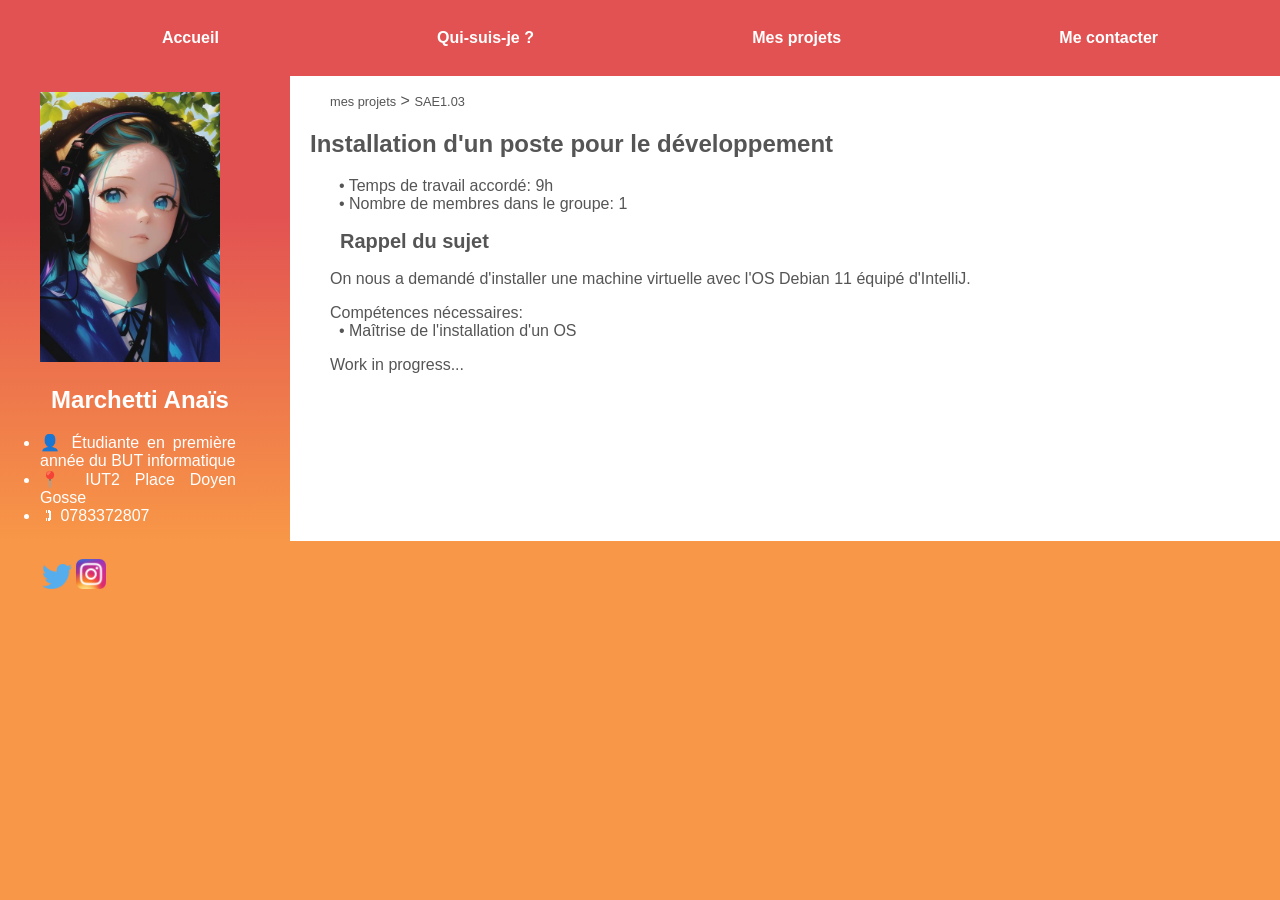
<file: portfolio/projet_SAE_03.html>
<!DOCTYPE html>
  <html lang="fr">
    <head>
      <meta charset="UTF-8">
      <title>Mon portfolio</title>
      <link rel="stylesheet" href="portfolio.css"> <!-- Feuille de style principale -->
      <link rel="stylesheet" href="themes/style.css"> <!-- Changement de thème ici -->
    </head>

    <body>

        <!-- 
          Barre de navigation principale.
          À noter : le lien actif contient un nom de classe "actif"
        -->
      <header>
        <nav>
          <ul>
            <li><a class="actif" href="index.html">Accueil</a></li>
            <li><a href="qui-suis-je.html">Qui-suis-je ?</a></li>
            <li><a href="mes-projets.html">Mes projets</a></li>
            <li><a href="me-contacter.html">Me contacter</a></li>
          </ul>
        </nav>
      </header>
      <main>

        <!-- 
          Menu latéral montrant une photo de profil
          ainsi que des informations personnelles
        -->
        <aside>

          <!-- Photo de profil à remplacer -->
          <figure>
            <img src="./img/pp.jpg" alt="Photo de profil">
          </figure>

          <!-- Informations personnelles -->
          <h2>Marchetti Anaïs</h2>
          <ul>
            <li>&#128100; Étudiante en première année du BUT informatique</li>
            <li>&#128205; IUT2 Place Doyen Gosse</li>
            <li>&#128381; 0783372807</li>
            

          </ul>
        </aside>

        <!-- Le contenu principal apparait ici -->
        <article>
          <p ><a class="fil" href="mes-projets.html">mes projets</a> > <a class="fil" href="projet_SAE_03.html">SAE1.03</a></p>
        <h1>Installation d'un poste pour le développement</h1>
        <p>
          &nbsp; • Temps de travail accordé: 9h<br>
          &nbsp; • Nombre de membres dans le groupe: 1 <br>
        </p>
        <h2>Rappel du sujet</h2>
        <p>On nous a demandé d'installer une machine virtuelle avec l'OS Debian 11 équipé d'IntelliJ.</p>
        <p>Compétences nécessaires:<br>
          &nbsp; • Maîtrise de l'installation d'un OS<br>
          
        </p>
        <p>Work in progress...
          
        </p>
        
        
        </article>

    </main>

    <!-- Barre des réseaux sociaux -->
    <footer>
      <nav>
        <ul>
          <li><a href="https://twitter.com/Annakie18" target="_blank"><img src="img/Twitter.png" width="30"></a></li>
          <li><a href="https://instagram.com/anais_annakie" target="_blank"><img src="img/Insta.png" width="30"></a></li>
          <li><a</li>
        </ul>
      </nav>
    </footer>
  </body>
</html>
</file>
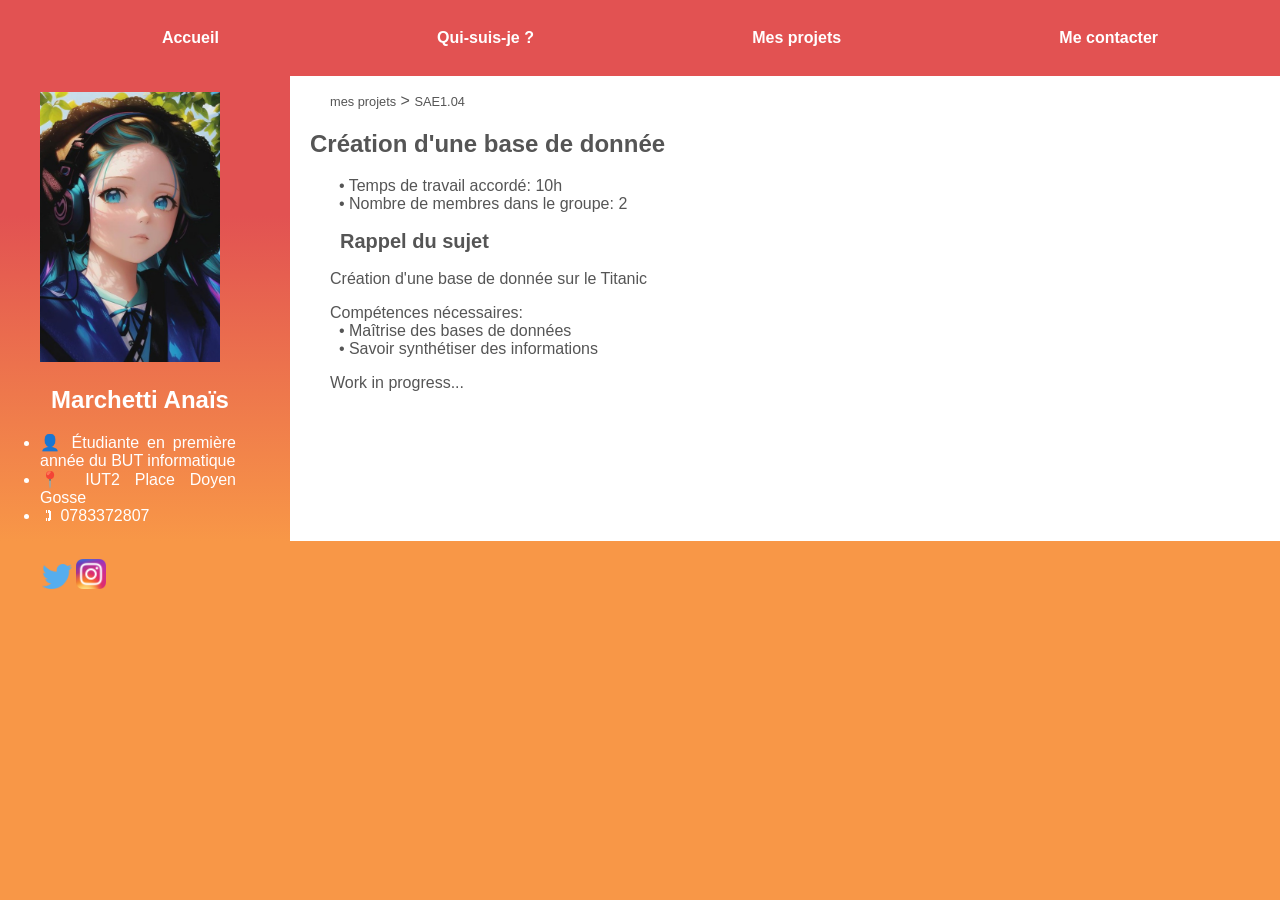
<file: portfolio/projet_SAE_04.html>
<!DOCTYPE html>
  <html lang="fr">
    <head>
      <meta charset="UTF-8">
      <title>Mon portfolio</title>
      <link rel="stylesheet" href="portfolio.css"> <!-- Feuille de style principale -->
      <link rel="stylesheet" href="themes/style.css"> <!-- Changement de thème ici -->
    </head>

    <body>

        <!-- 
          Barre de navigation principale.
          À noter : le lien actif contient un nom de classe "actif"
        -->
      <header>
        <nav>
          <ul>
            <li><a class="actif" href="index.html">Accueil</a></li>
            <li><a href="qui-suis-je.html">Qui-suis-je ?</a></li>
            <li><a href="mes-projets.html">Mes projets</a></li>
            <li><a href="me-contacter.html">Me contacter</a></li>
          </ul>
        </nav>
      </header>
      <main>

        <!-- 
          Menu latéral montrant une photo de profil
          ainsi que des informations personnelles
        -->
        <aside>

          <!-- Photo de profil à remplacer -->
          <figure>
            <img src="./img/pp.jpg" alt="Photo de profil">
          </figure>

          <!-- Informations personnelles -->
          <h2>Marchetti Anaïs</h2>
          <ul>
            <li>&#128100; Étudiante en première année du BUT informatique</li>
            <li>&#128205; IUT2 Place Doyen Gosse</li>
            <li>&#128381; 0783372807</li>
            

          </ul>
        </aside>

        <!-- Le contenu principal apparait ici -->
        <article>
          <p ><a class="fil" href="mes-projets.html">mes projets</a> > <a class="fil" href="projet_SAE_04.html">SAE1.04</a></p>
        <h1>Création d'une base de donnée</h1>
        <p>
          &nbsp; • Temps de travail accordé: 10h<br>
          &nbsp; • Nombre de membres dans le groupe: 2 <br>
        </p>
        <h2>Rappel du sujet</h2>
        <p>Création d'une base de donnée sur le Titanic</p>
        <p>Compétences nécessaires:<br>
          &nbsp; • Maîtrise des bases de données<br>
          &nbsp; • Savoir synthétiser des informations<br>
          
        </p>
        <p>Work in progress...
          
        </p>
        
        
        </article>

    </main>

    <!-- Barre des réseaux sociaux -->
    <footer>
      <nav>
        <ul>
          <li><a href="https://twitter.com/Annakie18" target="_blank"><img src="img/Twitter.png" width="30"></a></li>
          <li><a href="https://instagram.com/anais_annakie" target="_blank"><img src="img/Insta.png" width="30"></a></li>
          <li><a</li>
        </ul>
      </nav>
    </footer>
  </body>
</html>
</file>
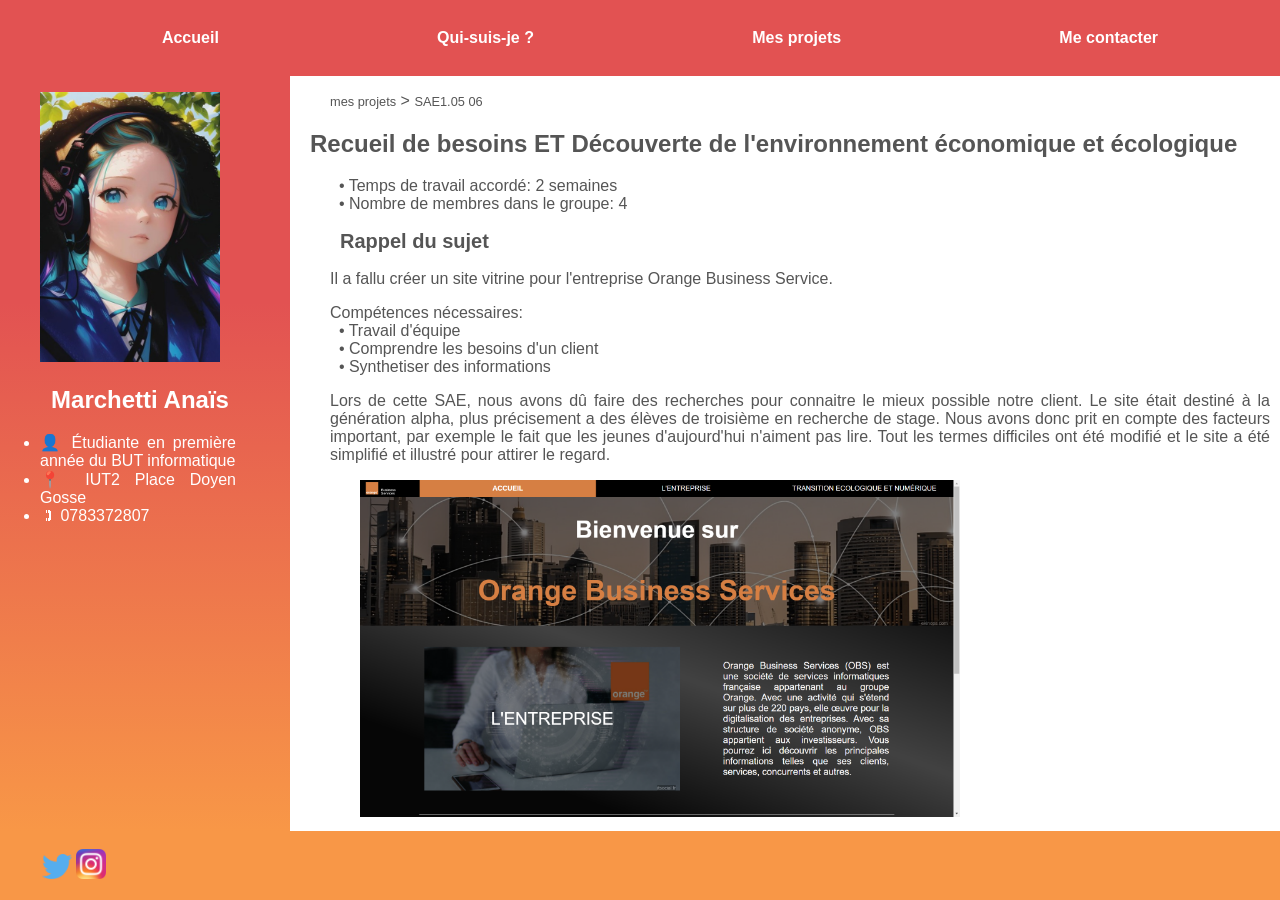
<file: portfolio/projet_SAE_0506.html>
<!DOCTYPE html>
  <html lang="fr">
    <head>
      <meta charset="UTF-8">
      <title>Mon portfolio</title>
      <link rel="stylesheet" href="portfolio.css"> <!-- Feuille de style principale -->
      <link rel="stylesheet" href="themes/style.css"> <!-- Changement de thème ici -->
    </head>

    <body>

        <!-- 
          Barre de navigation principale.
          À noter : le lien actif contient un nom de classe "actif"
        -->
      <header>
        <nav>
          <ul>
            <li><a class="actif" href="index.html">Accueil</a></li>
            <li><a href="qui-suis-je.html">Qui-suis-je ?</a></li>
            <li><a href="mes-projets.html">Mes projets</a></li>
            <li><a href="me-contacter.html">Me contacter</a></li>
          </ul>
        </nav>
      </header>
      <main>

        <!-- 
          Menu latéral montrant une photo de profil
          ainsi que des informations personnelles
        -->
        <aside>

          <!-- Photo de profil à remplacer -->
          <figure>
            <img src="./img/pp.jpg" alt="Photo de profil">
          </figure>

          <!-- Informations personnelles -->
          <h2>Marchetti Anaïs</h2>
          <ul>
            <li>&#128100; Étudiante en première année du BUT informatique</li>
            <li>&#128205; IUT2 Place Doyen Gosse</li>
            <li>&#128381; 0783372807</li>
            

          </ul>
        </aside>

        <!-- Le contenu principal apparait ici -->
        <article>
          <p ><a class="fil" href="mes-projets.html">mes projets</a> > <a class="fil" href="projet_SAE_0506.html">SAE1.05 06</a></p>
        <h1>Recueil de besoins ET Découverte de l'environnement économique et écologique</h1>
        <p>
          &nbsp; • Temps de travail accordé: 2 semaines <br>
          &nbsp; • Nombre de membres dans le groupe: 4 <br>
        </p>
        <h2>Rappel du sujet</h2>
        <p>Il a fallu créer un site vitrine pour l'entreprise Orange Business Service.</p>
        <p>Compétences nécessaires:<br>
          &nbsp; • Travail d'équipe<br>
          &nbsp; • Comprendre les besoins d'un client<br>
          &nbsp; • Synthetiser des informations 
        </p>
        <p>Lors de cette SAE, nous avons dû faire des recherches pour connaitre le mieux possible notre client. Le site était destiné à la génération alpha, plus précisement
          a des élèves de troisième en recherche de stage. Nous avons donc prit en compte des facteurs important, par exemple le fait que les jeunes d'aujourd'hui n'aiment
          pas lire. Tout les termes difficiles ont été modifié et le site a été simplifié et illustré pour attirer le regard.
        </p>
        <img src="./img/OBS_site.png" alt="siteOBS" width="600">
        
        
        </article>

    </main>

    <!-- Barre des réseaux sociaux -->
    <footer>
      <nav>
        <ul>
          <li><a href="https://twitter.com/Annakie18" target="_blank"><img src="img/Twitter.png" width="30"></a></li>
          <li><a href="https://instagram.com/anais_annakie" target="_blank"><img src="img/Insta.png" width="30"></a></li>
          <li><a</li>
        </ul>
      </nav>
    </footer>
  </body>
</html>
</file>
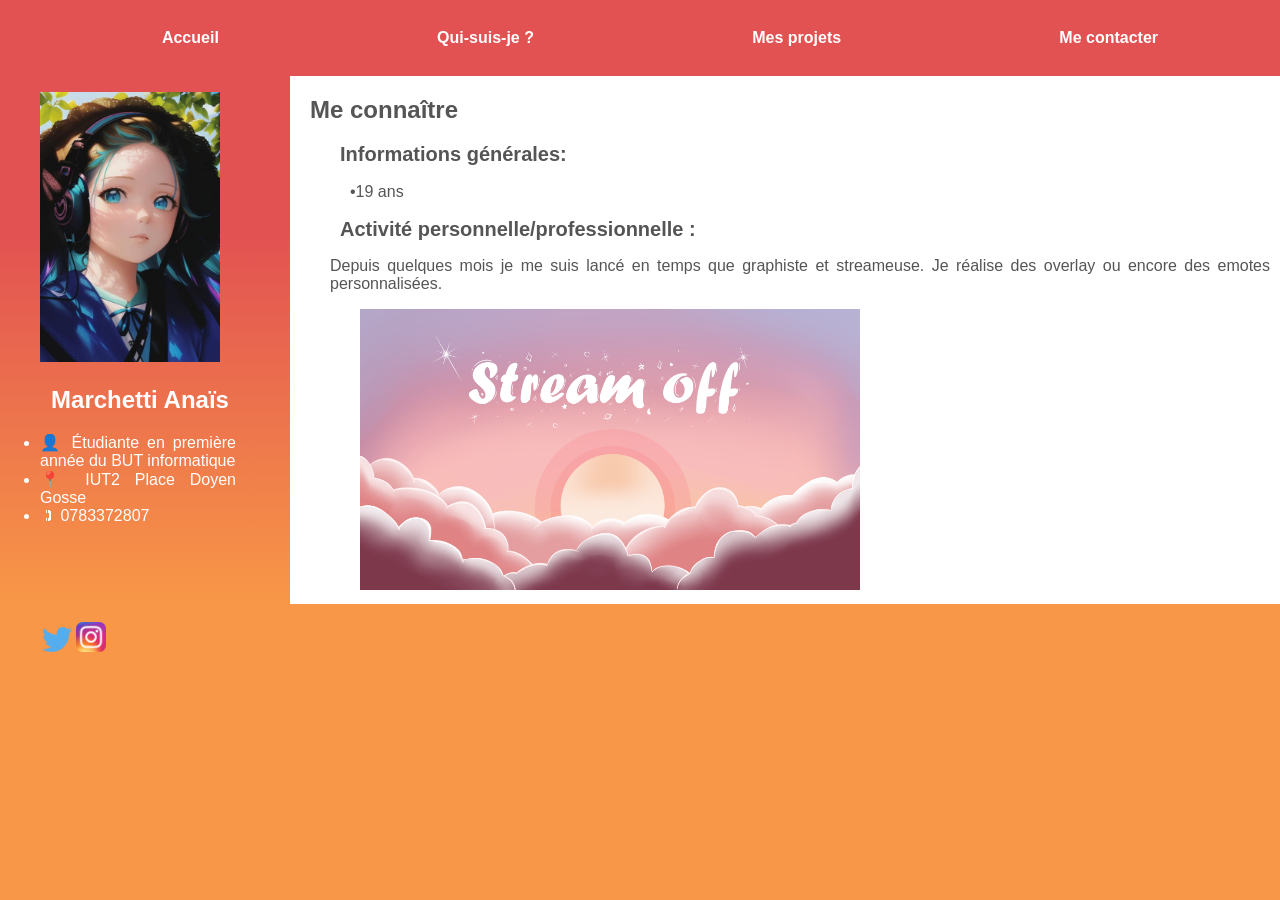
<file: portfolio/qui-suis-je.html>
<!DOCTYPE html>
  <html lang="fr">
    <head>
      <meta charset="UTF-8">
      <title>Mon portfolio</title>
      <link rel="stylesheet" href="portfolio.css"> <!-- Feuille de style principale -->
      <link rel="stylesheet" href="themes/style.css"> <!-- Changement de thème ici -->
    </head>

    <body>

        <!-- 
          Barre de navigation principale.
          À noter : le lien actif contient un nom de classe "actif"
        -->
      <header>
        <nav>
          <ul>
            <li><a href="index.html">Accueil</a></li>
            <li><a class="actif" href="qui-suis-je.html">Qui-suis-je ?</a></li>
            <li><a href="mes-projets.html">Mes projets</a></li>
            <li><a href="me-contacter.html">Me contacter</a></li>
          </ul>
        </nav>
      </header>

      <main>

        <!-- 
          Menu latéral montrant une photo de profil
          ainsi que des informations personnelles
        -->
        <aside>

          <!-- Photo de profil à remplacer -->
          <figure>
            <img src="./img/pp.jpg" alt="Photo de profil">
          </figure>

          <!-- Informations personnelles -->
          <h2>Marchetti Anaïs</h2>
          <ul>
            <li>&#128100; Étudiante en première année du BUT informatique</li>
            <li>&#128205; IUT2 Place Doyen Gosse</li>
            <li>&#128381; 0783372807</li>
          </ul>
        </aside>

        <!-- Le contenu principal apparait ici -->
        <article>

          <!-- Titre de la page -->
          <h1>Me connaître</h1>
          <h2>Informations générales:</h2>
          <ul>
            <li>•19 ans</li>
            <li>

          </ul>
          <h2>Activité personnelle/professionnelle :</h2>
          <p>Depuis quelques mois je me suis lancé en temps que graphiste et streameuse. Je réalise des overlay ou encore des emotes personnalisées.</p>
          <a href="https://www.twitch.tv/anna_annakie" target="_blank" ><img src="img/ending soon.png" width="500px"></a>
          
        </article>

      </main>

      <!-- Barre des réseaux sociaux -->
      <footer>
        <nav>
          <ul>
            <li><a href="https://twitter.com/Annakie18" target="_blank"><img src="img/Twitter.png" width="30"></a></li>
            <li><a href="https://instagram.com/anais_annakie" target="_blank"><img src="img/Insta.png" width="30"></a></li>
          </ul>
        </nav>
      </footer>
    </body>
  </html>
</file>
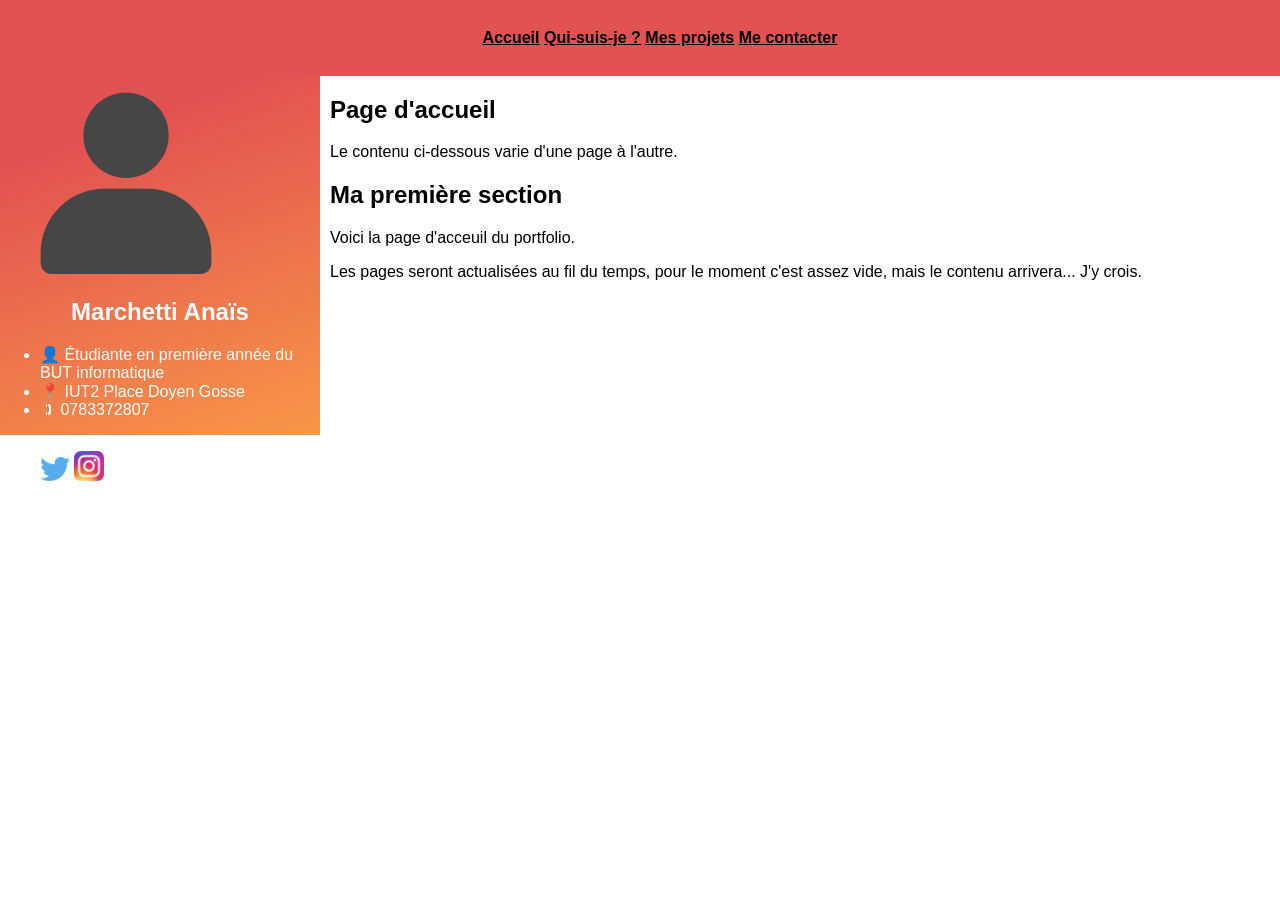
<file: portfolio/img/Mon portfolio.html>
<!DOCTYPE html>
<html lang="fr"><head>
<meta http-equiv="content-type" content="text/html; charset=UTF-8">
      <meta charset="UTF-8">
      <title>Mon portfolio</title>
      <link rel="stylesheet" href="Mon%20portfolio_fichiers/portfolio.css"> <!-- Feuille de style principale -->
      <link rel="stylesheet" href="Mon%20portfolio_fichiers/style.css"> <!-- Changement de thème ici -->
    </head>

    <body>

        <!-- 
          Barre de navigation principale.
          À noter : le lien actif contient un nom de classe "actif"
        -->
      <header>
        <nav>
          <ul>
            <li><a class="actif" href="file:///users/info/etu-1a/marchean/R1.02/TP2/fichiers-etudiant/portfolio/index.html">Accueil</a></li>
            <li><a href="file:///users/info/etu-1a/marchean/R1.02/TP2/fichiers-etudiant/portfolio/qui-suis-je.html">Qui-suis-je ?</a></li>
            <li><a href="file:///users/info/etu-1a/marchean/R1.02/TP2/fichiers-etudiant/portfolio/mes-projets.html">Mes projets</a></li>
            <li><a href="file:///users/info/etu-1a/marchean/R1.02/TP2/fichiers-etudiant/portfolio/me-contacter.html">Me contacter</a></li>
          </ul>
        </nav>
      </header>
      <main>

        <!-- 
          Menu latéral montrant une photo de profil
          ainsi que des informations personnelles
        -->
        <aside>

          <!-- Photo de profil à remplacer -->
          <figure>
            <img src="Mon%20portfolio_fichiers/user.png" alt="Photo de profil">
          </figure>

          <!-- Informations personnelles -->
          <h2>Marchetti Anaïs</h2>
          <ul>
            <li>👤 Étudiante en première année du BUT informatique</li>
            <li>📍 IUT2 Place Doyen Gosse</li>
            <li>🕽 0783372807</li>

          </ul>
        </aside>

        <!-- Le contenu principal apparait ici -->
        <article>

          <!-- Titre de la page -->
          <h1>Page d'accueil</h1>

          <p>
            Le contenu ci-dessous varie d'une page à l'autre.
          </p>

          <!-- Il est optionnellement possible de diviser le contenu principale en sections -->
          <section>

            <!-- Titre de la page -->
            <h2>Ma première section</h2>
            
            <p>
              Voici la page d'acceuil du portfolio.
            </p>
            <p>
              Les pages seront actualisées au fil du temps, pour le 
moment c'est assez vide, mais le contenu arrivera... J'y crois.
            </p>
          </section>

        </article>

      </main>

      <!-- Barre des réseaux sociaux -->
      <footer>
        <nav>
          <ul>
            <li><a href="#" target="_blank"><img src="Mon%20portfolio_fichiers/Twitter.png" width="30"></a></li>
            <li><a href="#" target="_blank"><img src="Mon%20portfolio_fichiers/Insta.png" width="30"></a></li>
          </ul>
        </nav>
      </footer>
    
  
<div id="grammalecte_menu_main_button_shadow_host" style="width: 0px; height: 0px;"></div></body><script src="Mon%20portfolio_fichiers/api.js"></script></html>
</file>
<file: css/style.css>
@import url('https://fonts.googleapis.com/css2?family=Krub:ital,wght@0,200;0,300;0,400;0,500;0,600;0,700;1,200;1,300;1,400;1,500;1,600;1,700&display=swap');

@font-face {
    font-family: Handmade_Alphabet;
    src: url("../fonts/Handmade Alphabet.otf");
}

:root {
    --dark-neon-pink: #201424;
    --neon-dark-pink: #2D232B;
    --lighter-neon-dark-pink: #432f3f;

    --midnight-violet: #3D2645;
    --royal-plum: #832161;
    --light-pink: #F2BFCB;
    --ghost-white: rgb(240 239 244 / 0.24);

    --orange: #F48C13;
    --light-orange: #FFDAA2;

    --text: #fff;
    --background: var(--neon-dark-pink);

    --margin: clamp(20px, 10vw, 15vw);
}

* {
    margin: 0;
    padding: 0;
}

h1, h2 {
    font-family: Handmade_Alphabet, sans-serif;
    color: var(--text);
}

h3, a, p, input, label, textarea, li {
    font-family: Krub, sans-serif;
    color: var(--text);
}

h1 {
    font-size: 8rem;
}

h2 {
    font-size: 2rem;
}

h3 {
    font-size: 1.3rem;
}

a {
    text-decoration: none;
}

html {
    background-color: var(--background);
    scroll-behavior: smooth;
}

.icon {
    height: 2rem;
}

.tag {
    display: inline-block;
    border: 2px solid var(--text);
    border-radius: 50px;
    padding: 10px;
    text-align: center;
}

#to-the-top {
    position: fixed;
    width: 40px;
    height: 40px;
    right: calc(var(--margin) / 2);
    bottom: calc(var(--margin) / 1.5);
    color: var(--text);
    border-radius: 50px;
    border: 2px solid var(--text);
    display: flex;
    align-items: center;
    justify-content: center;
    font-size: 2.5rem;
    padding: 1rem;
    background-color: var(--ghost-white);
}

header {
    position: absolute;
    top: 0;
    left: 0;
    width: calc(100% - var(--margin) * 2);
    display: flex;
    justify-content: space-between;
    padding-left: var(--margin);
    align-items: center;
    padding-top: 40px;

    #logo {
        display: flex;
        align-items: center;
        gap: 20px;
    }

    .burger {
        display: none;
        flex-direction: column;
        justify-content: space-between;
        width: 30px;
        height: 21px;
        background: transparent;
        border: none;
        cursor: pointer;
        z-index: 110;

        .bar {
            width: 100%;
            height: 3px;
            background-color: var(--text);
            border-radius: 5px;
            transition: all 0.3s ease;
        }
    }

    nav {
        display: flex;
        gap: 20px;
    }
}

#mentions-legales {
    padding: 200px var(--margin) 20px var(--margin);
    background: linear-gradient(var(--dark-neon-pink), var(--midnight-violet));
    min-height: calc(100vh - 300px);

    h2 {
        margin-top: 20px;
    }

    li {
        margin: 10px 50px;
    }
}

#hero {
    display: flex;
    background: linear-gradient(var(--dark-neon-pink), var(--midnight-violet));
    padding: 200px var(--margin) 0 var(--margin);

    #chibi {
        width: clamp(280px, 35vw, 480px);
    }

    div#hello {
        margin-left: var(--margin);

        .hero-grid {
            display: grid;
            grid-template-columns: repeat(2, 1fr);
            grid-template-rows: repeat(2, 1fr);
            gap: 8px;
            align-items: center;
        }

        .socials {
            display: flex;
            justify-content: center;
            gap: 30px;

            img {
                height: 3.5rem;
            }
        }

        #download-cv {
            background-color: #fff;
            color: var(--midnight-violet);
            padding: 15px;
            border-radius: 10px;
            text-align: center;
        }
    }
}

.transition {
    max-width: 100%;
    height: auto;
    display: block;
}

#aPropos {
    padding: 50px var(--margin);

    h1 {
        display: inline-flex;
    }

    div {
        display: flex;

        #infos {
            display: grid;
            grid-template-columns: repeat(2, 1fr);
            grid-template-rows: repeat(2, 1fr);
            gap: 30px;

            div {
                flex-direction: column;
            }

            #about {
                grid-row: span 2 / span 2;
            }

            #softSkills {
                grid-column-start: 2;
            }

            .block {
                background-color: var(--lighter-neon-dark-pink);
                padding: 20px;
                border-radius: 15px;
                flex-grow: 1;

                .inline {
                    flex-direction: row;
                    justify-content: space-between;

                    &:first-child {
                        padding-bottom: 20px;
                    }
                }
            }

            #redirect {
                flex-direction: row;
                justify-content: space-around;
                padding-top: 10px;

                a {
                    text-decoration: underline;
                }
            }
        }

        .photo {
            border-radius: 0 0 100px 0;
            margin-left: 100px;
            width: 400px;
            height: 400px;
        }
    }
}

#projets {
    padding: 50px var(--margin);
    background-color: var(--midnight-violet);

    #zest {
        display: flex;
        justify-content: space-around;

        #title-decoration {
            position: relative;

            h1 {
                z-index: 2;
            }

            .decoration {
                position: absolute;

                &#yellowStar {
                    left: -100px;
                    margin-top: 30px;
                }

                &#pinkPolygon {
                    left: -30px;
                }

                &#altPinkPolygon {
                    left: 175px;
                    margin-top: 75px;
                }
            }
        }

        div:first-child {
            display: flex;
            flex-direction: column;
            width: 500px;
            margin-left: 50px;
        }

        a {
            align-self: center;
            text-decoration: underline;
            margin: 150px 0 30px 0;
        }

        .infoProject {
            position: absolute;
            right: var(--margin);
        }

        #screenshot {
            margin: 0 0 50px 0;
        }
    }

    .tags {
        display: inline-block;
        align-self: center;

        & * {
            margin: 0 10px;
        }
    }

    #skills {
        display: flex;
        align-items: center;
        flex-direction: column;
        padding-top: 20px;

        #scroller {
            display: flex;
            overflow-x: auto;
            overflow-y: hidden;
            width: 100%;
            padding: 20px 0;
            justify-content: safe center;

            scroll-behavior: smooth;
            -webkit-overflow-scrolling: touch;

            &::-webkit-scrollbar {
                height: 6px;
            }

            &::-webkit-scrollbar-thumb {
                background-color: var(--royal-plum);
                border-radius: 10px;
            }

            img {
                width: 50px;
                height: 50px;
                background-color: var(--royal-plum);
                padding: 12px;
                margin: 0 15px;
                border-radius: 10px;
                flex-shrink: 0;
            }
        }
    }
}

#contact {
    display: flex;
    justify-content: space-between;
    padding: 50px var(--margin);


    form {
        display: grid;
        grid-template-columns: repeat(2, 1fr);
        gap: 20px;
        width: 40%;

        input, textarea {
            background-color: transparent;
            border: none;
            border-bottom: 1px solid var(--ghost-white);
            padding: 2px 0 0 10px;

            &:not(textarea) {
                height: 2rem;
            }
        }

        div {
            display: flex;
            flex-direction: column;
            margin: 20px 0;
        }

        .wide {
            grid-column: span 2 / span 2;
        }

        .privacy-text {
            font-size: 0.85rem;
            color: var(--light-pink); /* Utilise une couleur un peu plus douce que le blanc pur */
            opacity: 0.8;
            line-height: 1.4;
        }

        button {
            font-family: Krub, sans-serif;
            font-size: 16px;
            background-color: #fff;
            padding: 10px;
            border: none;
            border-radius: 20px;
            color: var(--midnight-violet);
        }
    }
}


footer {
    display: flex;
    justify-content: center;
    padding: 50px 0;
    background-color: var(--midnight-violet);
}

/* Tablettes / Petits PC */
@media (max-width: 1200px) {
    h1 {
        font-size: 5rem;
    }

    #hero {
        padding-top: 160px;
        align-items: center;
    }

    #aPropos .photo {
        width: 300px;
        height: 300px;
        margin-left: 40px;
    }

    #projets #zest div:first-child {
        width: 40%;
    }

    #contact form {
        width: 55%;
    }
}

/* --- Tablettes Verticales */
@media (max-width: 1024px) {
    header {
        padding-top: 20px;
    }

    #hero {
        flex-direction: column;
        align-items: center;
        text-align: center;
        padding-top: 140px;
    }

    #hero div#hello {
        margin-left: 0;
        margin-top: 30px;
    }

    #hero .hero-grid {
        justify-content: center;
    }

    .apropos-content {
        flex-direction: column-reverse;
        align-items: center;
        gap: 40px;
    }

    #aPropos .photo {
        margin-left: 0;
        border-radius: 50% 50% 50% 50%;
    }

    #projets #zest {
        flex-direction: column;
        align-items: center;
        text-align: center;
    }

    #projets #zest div:first-child {
        width: 100%;
        margin-left: 0;
        margin-bottom: 40px;
    }

    #projets #zest .decoration {
        display: none;
    }

    #projets #zest a {
        margin: 30px 0;
    }

    #projets #zest .infoProject {
        position: static;
        margin-bottom: 10px;
    }

    #screenshot {
        max-width: 100%;
        height: auto;
    }

    /* Section Contact */
    #contact {
        flex-direction: column;
        gap: 40px;
        text-align: center;
    }
}

/* mobile */
@media (max-width: 768px) {
    :root {
        --margin: 20px;
    }

    h1 {
        font-size: 3.5rem;
    }

    header {
        .burger {
            display: flex;
        }

        nav {
            position: fixed;
            top: 0;
            right: -100%;
            width: 100%;
            height: 100vh;
            background-color: var(--dark-neon-pink);
            display: flex;
            flex-direction: column;
            justify-content: center;
            align-items: center;
            gap: 40px;
            transition: right 0.4s ease;
            z-index: 105;

            &.active {
                right: 0;
            }

            a {
                font-size: 1.8rem;
            }
        }
    }


    #hero div#hello .hero-grid {
        grid-template-columns: 1fr;
        grid-template-rows: auto;
        width: 100%;
        max-width: 280px;
        margin: 0 auto;
    }

    #aPropos {
        padding: 50px var(--margin);
        text-align: center;

        h1 {
            display: flex;
            align-items: center;

            img {
                width: 90px;
            }
        }

        div {
            .photo {
                margin: 0;
                width: 80vw;
                height: 80vw;
                border-radius: 0;
            }

            #infos {
                display: flex;
                flex-direction: column;
            }
        }

        .apropos-content {
            flex-direction: column-reverse;
            align-items: center;
            justify-content: center;
            gap: 30px;
            width: 100%;
        }

        #redirect {
            flex-direction: column;
            gap: 10px;
        }
    }

    #contact {
        form {
            width: 80vw;
            grid-template-columns: 1fr;
            align-self: center;

            .wide {
                grid-column: span 1;
            }
        }
    }

    #to-the-top {
        display: none;
    }

    .burger.active .bar:nth-child(1) {
        transform: translateY(9px) rotate(45deg);
    }

    .burger.active .bar:nth-child(2) {
        opacity: 0;
    }

    .burger.active .bar:nth-child(3) {
        transform: translateY(-9px) rotate(-45deg);
    }
}
</file>
<file: portfolio/portfolio.css>
main {
  display:flex ;
  flex-wrap:wrap-reverse;
}

body {
  margin: 0;
  
}

.fil{
  text-decoration: none;
  color: rgb(85, 85, 85);
  font-size: 0.8em;
}

.fil:hover{
  color: rgb(226, 82, 82);
}

article{
  padding-left: 20px;
  padding-right: 10px;
  flex-basis: 75%;
  padding-bottom: 10px;
}

article img{
  margin-left: 50px;
}

p{
  margin-left: 20px;
  text-align: justify;
}

header{
  padding: 0.8em;
}

header a{
  font-size: 1.0em;
  font-weight: bold;
  text-decoration: none;
}

header nav ul{
  list-style: none; 
  justify-content: space-around;
  display: flex;
}


ul{
  list-style: none; 
}

nav li{
  display: inline;
}


main aside ul{
  text-align: justify;
  max-width: 70%;
  list-style-type: disc;
}

aside h2{
  text-align: center;
}

aside img{

  max-width: 90%;
  text-align: center;
}

section{
  text-align: justify;
}

aside{
  padding-right: 10px;
  padding-right: 10px;
  margin-top: 0%;
  margin-bottom: 0%;
  flex-basis: 20%;
  flex-grow: 1;
  
}

footer{
  margin-top: 0%;
  padding: 0.1em;
}



.les_projets{
  display: flex;
  justify-content: center;
  align-items: center;
  flex-wrap: wrap;
  gap: 50px;  
}

.projet{
  display: flex;
  padding:5px;
  position: relative;
  border-radius: 10px;
}

.projet img{
  width:300px;
  height:250px;
}

span{
  position: absolute;
  padding:3px;
  border-radius: 10px;
  background-color: rgb(226, 82, 82);
  color: white;
  top:0;
  bottom:0;
  left:0;
  right:0;
  display: flex;
  justify-content: center;
  align-items: center;
  opacity: 0;
  transition: all 0.2s;
  text-align: center;
  text-transform: uppercase;
  font-weight: bold;
}

span:hover{
  opacity: 0.97;
}



div img{
  margin: 0;
  width: 250px;
}

div{
  display: flex;
  
  box-sizing: border-box;
}
article h2{
  margin-left: 30px;
  font-size: 20px;
}
</file>
<file: portfolio/themes/style.css>
body{
    font-family: Verdana, Geneva, Tahoma, sans-serif ;
    background-color: rgb(248, 151, 71);
    color: rgb(85, 85, 85);
}

header a{
    color: white;
}

header a:hover{
    color: black;     
}

header{
    background-color: rgb(226, 82, 82);
    
}

main{
    background-color: white;
}


aside{
    background: linear-gradient(180deg, rgb(226, 82, 82) 30%, rgb(248, 151, 71));
    color: white;
    
}

footer{
    background-color: rgb(248, 151, 71);
    color: white;
    
}
</file>
